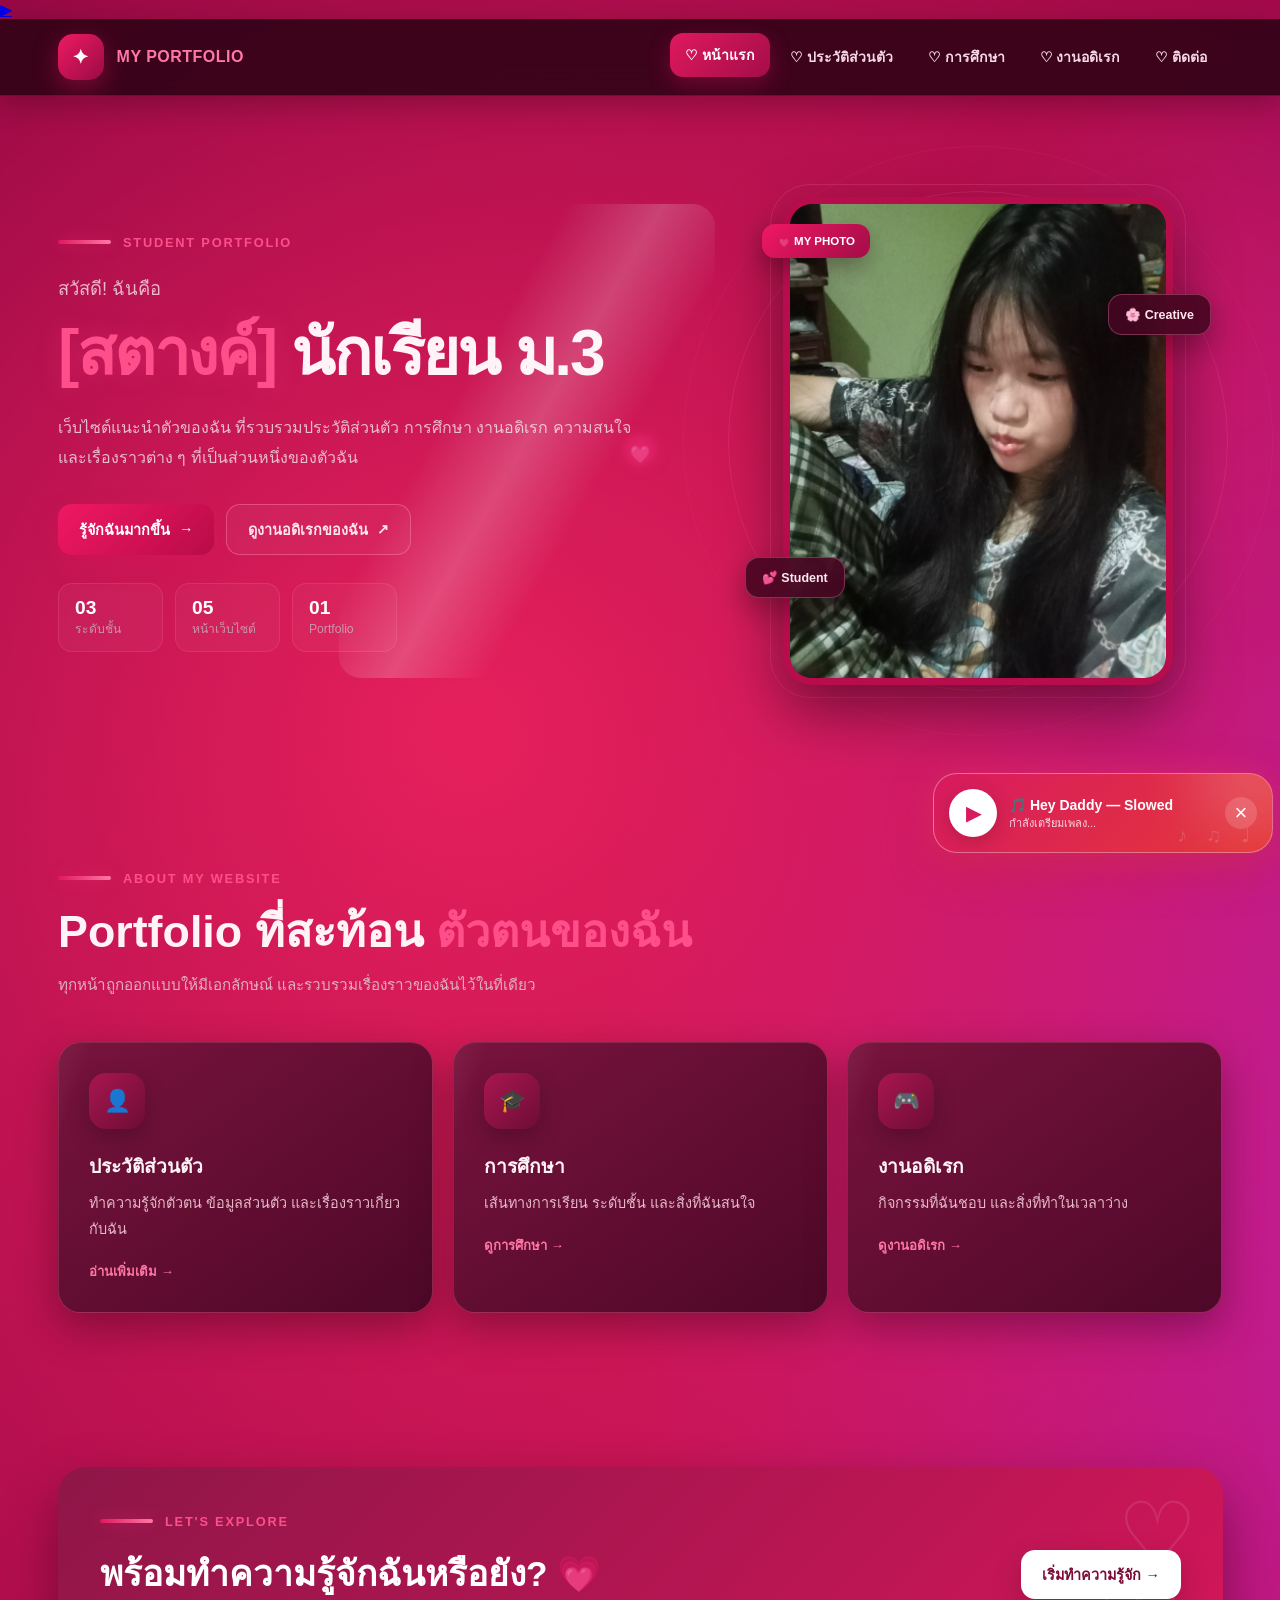
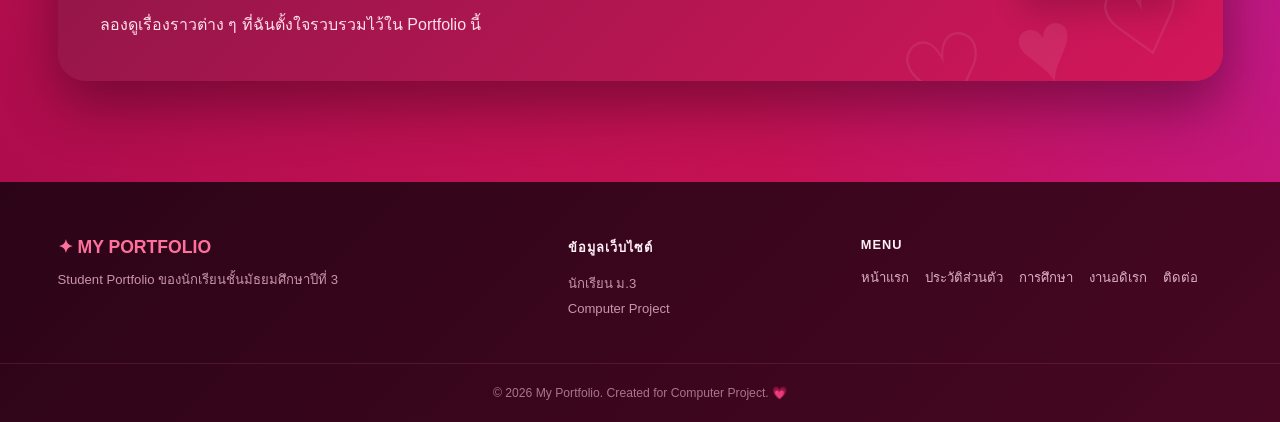
<file: index.html>
<!DOCTYPE html>
<html lang="th">

<head>
    <meta charset="UTF-8">
    <meta name="viewport" content="width=device-width, initial-scale=1.0">

    <title>My Portfolio | หน้าแรก</title>

    <link rel="stylesheet" href="style.css">
</head>

<body>

    
    <a
        href="https://www.youtube.com/watch?v=oft2kC6xQvw"
        target="_blank"
        rel="noopener noreferrer"
        class="music-button"
    >
        ▶
    </a>

</div>
    <!-- =====================================================
     💗 PREMIUM PAGE LOADER
===================================================== -->

<div id="page-loader">

    <div class="loader-orbit">
        <span>💗</span>
        <span>💕</span>
        <span>🌸</span>
        <span>💖</span>
    </div>

    <div class="loader-heart">
        💗
    </div>

    <div class="loader-title">
        MY PORTFOLIO
    </div>

    <div class="loader-subtitle">
        กำลังเตรียมเว็บไซต์ของฉัน...
    </div>

    <div class="loader-bar">
        <div class="loader-progress"></div>
    </div>

    <span
        class="loader-floating-heart"
        style="--left:10%; --delay:0s; --float-duration:5s; --drift:40px;"
    >💗</span>

    <span
        class="loader-floating-heart"
        style="--left:25%; --delay:1s; --float-duration:6s; --drift:-50px;"
    >🌸</span>

    <span
        class="loader-floating-heart"
        style="--left:45%; --delay:2s; --float-duration:5.5s; --drift:60px;"
    >💕</span>

    <span
        class="loader-floating-heart"
        style="--left:65%; --delay:.5s; --float-duration:7s; --drift:-40px;"
    >💖</span>

    <span
        class="loader-floating-heart"
        style="--left:85%; --delay:1.5s; --float-duration:6s; --drift:45px;"
    >🌷</span>

</div>


<!-- 💗 หัวใจตามเมาส์ -->

<div id="heart-cursor">💗</div>

<!-- 📊 Scroll Progress -->

<div id="scroll-progress"></div>
    
    <!-- Floating Background -->
    <div class="floating-particles" aria-hidden="true">
        <span style="--left:5%;--delay:0s;--duration:12s;--size:22px;">♥</span>
        <span style="--left:15%;--delay:3s;--duration:16s;--size:16px;">🌸</span>
        <span style="--left:28%;--delay:7s;--duration:14s;--size:24px;">♡</span>
        <span style="--left:42%;--delay:2s;--duration:18s;--size:18px;">🌸</span>
        <span style="--left:55%;--delay:5s;--duration:13s;--size:25px;">♥</span>
        <span style="--left:68%;--delay:1s;--duration:17s;--size:17px;">♡</span>
        <span style="--left:78%;--delay:8s;--duration:15s;--size:23px;">🌸</span>
        <span style="--left:90%;--delay:4s;--duration:19s;--size:18px;">♥</span>
    </div>


    <!-- Navigation -->
    <header class="site-header">

        <nav class="navbar container">

            <a href="index.html" class="logo">

                <span class="logo-mark">✦</span>

                <span class="logo-text">
                    MY PORTFOLIO
                </span>

            </a>


            <ul class="nav-links">

                <li>
                    <a href="index.html" class="active">
                        ♡ หน้าแรก
                    </a>
                </li>

                <li>
                    <a href="profile.html">
                        ♡ ประวัติส่วนตัว
                    </a>
                </li>

                <li>
                    <a href="education.html">
                        ♡ การศึกษา
                    </a>
                </li>

                <li>
                    <a href="hobby.html">
                        ♡ งานอดิเรก
                    </a>
                </li>

                <li>
                    <a href="contact.html">
                        ♡ ติดต่อ
                    </a>
                </li>

            </ul>

        </nav>

    </header>


    <main>

        <!-- HERO -->
        <section class="hero home-hero">

            <div class="container hero-grid">

                <!-- TEXT -->
                <div class="hero-content reveal">

                    <div class="section-label">
                        STUDENT PORTFOLIO
                    </div>

                    <p class="hero-mini-title">
                        สวัสดี! ฉันคือ
                    </p>

                    <h1>
                        <span>[สตางค์]</span>
                        นักเรียน ม.3
                    </h1>

                    <p class="hero-description">

                        เว็บไซต์แนะนำตัวของฉัน
                        ที่รวบรวมประวัติส่วนตัว การศึกษา
                        งานอดิเรก ความสนใจ
                        และเรื่องราวต่าง ๆ
                        ที่เป็นส่วนหนึ่งของตัวฉัน

                    </p>


                    <div class="hero-buttons">

                        <a href="profile.html"
                           class="btn btn-primary">
                            รู้จักฉันมากขึ้น
                            <span>→</span>
                        </a>

                        <a href="hobby.html"
                           class="btn btn-outline">
                            ดูงานอดิเรกของฉัน
                            <span>↗</span>
                        </a>

                    </div>


                    <div class="hero-stats">

                        <div class="mini-stat">
                            <strong>03</strong>
                            <span>ระดับชั้น</span>
                        </div>

                        <div class="mini-stat">
                            <strong>05</strong>
                            <span>หน้าเว็บไซต์</span>
                        </div>

                        <div class="mini-stat">
                            <strong>01</strong>
                            <span>Portfolio</span>
                        </div>

                    </div>

                </div>


                <!-- IMAGE RIGHT -->
                <div class="hero-visual reveal">

                    <div class="hero-orbit orbit-one"></div>
                    <div class="hero-orbit orbit-two"></div>

                    <div class="profile-frame hero-profile">

                        <div class="image-badge">
                            💗 MY PHOTO
                        </div>

                        <img
                            src="[data-uri]"
                            alt="รูปโปรไฟล์ของฉัน">

                        <div class="image-floating-card card-top">
                            🌸 Creative
                        </div>

                        <div class="image-floating-card card-bottom">
                            💕 Student
                        </div>

                    </div>

                </div>

            </div>

        </section>


        <!-- INTRO -->
        <section class="section home-intro">

            <div class="container">

                <div class="section-heading reveal">

                    <div class="section-label">
                        ABOUT MY WEBSITE
                    </div>

                    <h2>
                        Portfolio ที่สะท้อน
                        <span>ตัวตนของฉัน</span>
                    </h2>

                    <p>
                        ทุกหน้าถูกออกแบบให้มีเอกลักษณ์
                        และรวบรวมเรื่องราวของฉันไว้ในที่เดียว
                    </p>

                </div>


                <div class="feature-grid">

                    <article class="feature-card reveal">

                        <div class="feature-icon">
                            👤
                        </div>

                        <h3>
                            ประวัติส่วนตัว
                        </h3>

                        <p>
                            ทำความรู้จักตัวตน
                            ข้อมูลส่วนตัว
                            และเรื่องราวเกี่ยวกับฉัน
                        </p>

                        <a href="profile.html"
                           class="card-link">
                            อ่านเพิ่มเติม →
                        </a>

                    </article>


                    <article class="feature-card reveal">

                        <div class="feature-icon">
                            🎓
                        </div>

                        <h3>
                            การศึกษา
                        </h3>

                        <p>
                            เส้นทางการเรียน
                            ระดับชั้น
                            และสิ่งที่ฉันสนใจ
                        </p>

                        <a href="education.html"
                           class="card-link">
                            ดูการศึกษา →
                        </a>

                    </article>


                    <article class="feature-card reveal">

                        <div class="feature-icon">
                            🎮
                        </div>

                        <h3>
                            งานอดิเรก
                        </h3>

                        <p>
                            กิจกรรมที่ฉันชอบ
                            และสิ่งที่ทำในเวลาว่าง
                        </p>

                        <a href="hobby.html"
                           class="card-link">
                            ดูงานอดิเรก →
                        </a>

                    </article>

                </div>

            </div>

        </section>


        <!-- CTA -->
        <section class="cta-section">

            <div class="container">

                <div class="cta-card reveal">

                    <div class="cta-decoration">
                        ♡
                    </div>

                    <div>

                        <div class="section-label">
                            LET'S EXPLORE
                        </div>

                        <h2>
                            พร้อมทำความรู้จักฉันหรือยัง? 💗
                        </h2>

                        <p>
                            ลองดูเรื่องราวต่าง ๆ
                            ที่ฉันตั้งใจรวบรวมไว้ใน Portfolio นี้
                        </p>

                    </div>

                    <a href="profile.html"
                       class="btn btn-light">
                        เริ่มทำความรู้จัก →
                    </a>

                </div>

            </div>

        </section>

    </main>


    <!-- FOOTER -->
    <footer class="site-footer">

        <div class="container footer-grid">

            <div class="footer-brand">

                <div class="footer-logo">
                    ✦ MY PORTFOLIO
                </div>

                <p>
                    Student Portfolio
                    ของนักเรียนชั้นมัธยมศึกษาปีที่ 3
                </p>

            </div>


            <div class="footer-info">

                <strong>
                    ข้อมูลเว็บไซต์
                </strong>

                <span>
                    นักเรียน ม.3
                </span>

                <span>
                    Computer Project
                </span>

            </div>


            <div>

                <strong>
                    MENU
                </strong>

                <div class="footer-nav">

                    <a href="index.html">หน้าแรก</a>
                    <a href="profile.html">ประวัติส่วนตัว</a>
                    <a href="education.html">การศึกษา</a>
                    <a href="hobby.html">งานอดิเรก</a>
                    <a href="contact.html">ติดต่อ</a>

                </div>

            </div>

        </div>


        <div class="footer-bottom">

            <div class="container">

                <p>
                    © 2026 My Portfolio.
                    Created for Computer Project. 💗
                </p>

            </div>

        </div>

    </footer>
    
<!-- Page Transition -->
    <div class="page-transition"></div>

    <!-- JavaScript -->
    <script src="script.js"></script>
<script src="floating.js"></script>

  <!-- ==========================================
     GLOBAL MUSIC PLAYER
========================================== -->

<div id="music-player">
    
    <div class="music-box">

        <!-- YouTube Player -->
        <div id="youtube-player"></div>

        <!-- ปุ่มควบคุม -->
        <div class="music-controls">

            <button id="music-toggle" title="เล่น / หยุดเพลง">
                ▶
            </button>

            <div class="music-info">
                <div class="music-title">
                    🎵 Hey Daddy — Slowed
                </div>

                <div class="music-status" id="music-status">
                    กำลังเตรียมเพลง...
                </div>
            </div>

            <button id="music-hide" title="ซ่อนเครื่องเล่น">
                ×
            </button>

        </div>

    </div>

</div>


<!-- ปุ่มเปิด Music Player -->
<button id="music-show" title="เปิดเพลง">
    🎵
</button>

    <script src="music.js"></script>
<script src="navigation.js"></script>

    
</body>
</html>
</file>
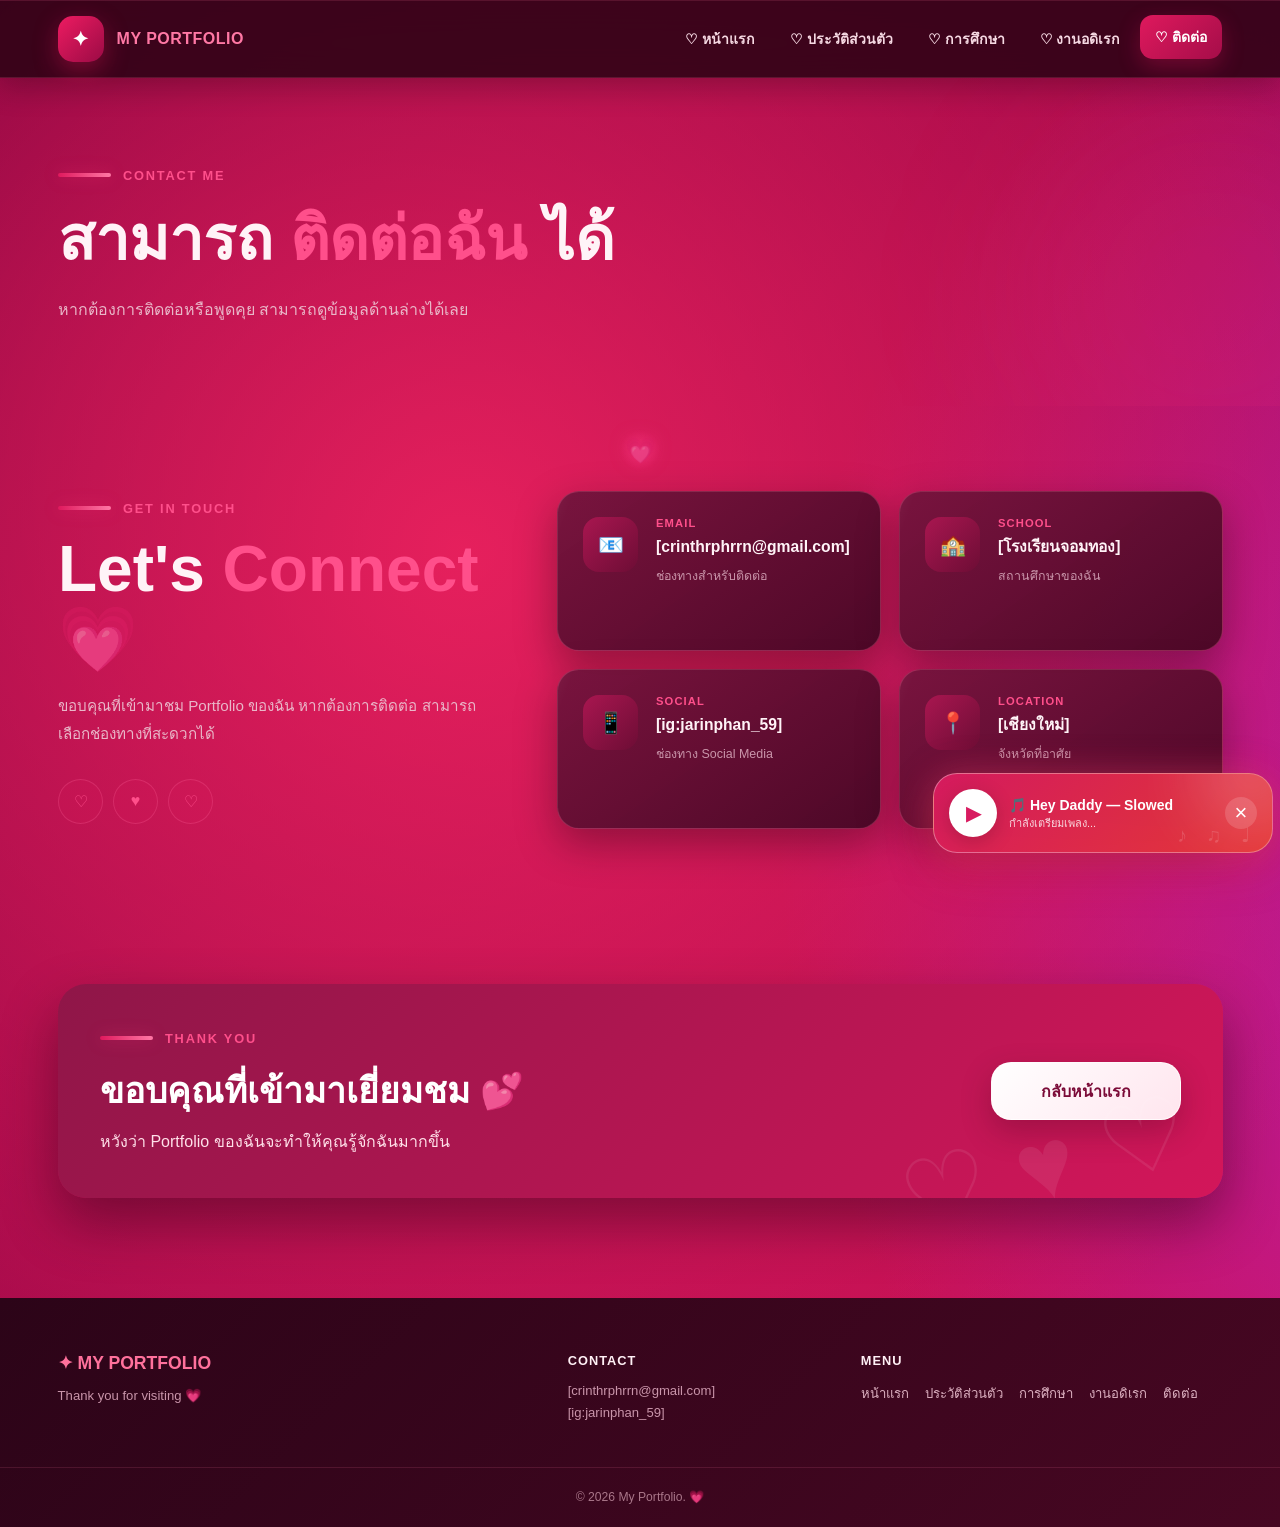
<file: contact.html>
<!DOCTYPE html>
<html lang="th">

<head>

    <meta charset="UTF-8">

    <meta name="viewport"
          content="width=device-width, initial-scale=1.0">

    <title>
        My Portfolio | ติดต่อ
    </title>

    <link rel="stylesheet"
          href="style.css">

</head>

<body>


    <header class="site-header">
        <!-- เมนู -->
    </header>

    <main id="page-content">
        <!-- เนื้อหาหน้า -->
    </main>

    <footer class="footer">
        <!-- footer -->
    </footer>

    <!-- 🎵 ต้องอยู่นอก main -->
    <div id="music-container"></div>

    <script src="music.js"></script>

<!-- =====================================================
     💗 PREMIUM PAGE LOADER
===================================================== -->

<div id="page-loader">

    <div class="loader-orbit">
        <span>💗</span>
        <span>💕</span>
        <span>🌸</span>
        <span>💖</span>
    </div>

    <div class="loader-heart">
        💗
    </div>

    <div class="loader-title">
        MY PORTFOLIO
    </div>

    <div class="loader-subtitle">
        กำลังเตรียมเว็บไซต์ของฉัน...
    </div>

    <div class="loader-bar">
        <div class="loader-progress"></div>
    </div>

    <span
        class="loader-floating-heart"
        style="--left:10%; --delay:0s; --float-duration:5s; --drift:40px;"
    >💗</span>

    <span
        class="loader-floating-heart"
        style="--left:25%; --delay:1s; --float-duration:6s; --drift:-50px;"
    >🌸</span>

    <span
        class="loader-floating-heart"
        style="--left:45%; --delay:2s; --float-duration:5.5s; --drift:60px;"
    >💕</span>

    <span
        class="loader-floating-heart"
        style="--left:65%; --delay:.5s; --float-duration:7s; --drift:-40px;"
    >💖</span>

    <span
        class="loader-floating-heart"
        style="--left:85%; --delay:1.5s; --float-duration:6s; --drift:45px;"
    >🌷</span>

</div>


<!-- 💗 หัวใจตามเมาส์ -->

<div id="heart-cursor">💗</div>

<!-- 📊 Scroll Progress -->

<div id="scroll-progress"></div>
    
<div class="floating-particles" aria-hidden="true">

    <span style="--left:6%;--delay:0s;--duration:16s;--size:22px;">♥</span>
    <span style="--left:19%;--delay:5s;--duration:14s;--size:18px;">🌸</span>
    <span style="--left:37%;--delay:2s;--duration:18s;--size:23px;">♡</span>
    <span style="--left:54%;--delay:7s;--duration:15s;--size:17px;">🌸</span>
    <span style="--left:71%;--delay:3s;--duration:19s;--size:22px;">♥</span>
    <span style="--left:88%;--delay:8s;--duration:17s;--size:18px;">♡</span>

</div>


<header class="site-header">

    <nav class="navbar container">

        <a href="index.html" class="logo">

            <span class="logo-mark">
                ✦
            </span>

            <span class="logo-text">
                MY PORTFOLIO
            </span>

        </a>


        <ul class="nav-links">

            <li>
                <a href="index.html">
                    ♡ หน้าแรก
                </a>
            </li>

            <li>
                <a href="profile.html">
                    ♡ ประวัติส่วนตัว
                </a>
            </li>

            <li>
                <a href="education.html">
                    ♡ การศึกษา
                </a>
            </li>

            <li>
                <a href="hobby.html">
                    ♡ งานอดิเรก
                </a>
            </li>

            <li>
                <a href="contact.html" class="active">
                    ♡ ติดต่อ
                </a>
            </li>

        </ul>

    </nav>

</header>


<main>


<section class="page-hero contact-hero">

    <div class="container reveal">

        <div class="section-label">
            CONTACT ME
        </div>

        <h1>
            สามารถ
            <span>ติดต่อฉัน</span>
            ได้
        </h1>

        <p>
            หากต้องการติดต่อหรือพูดคุย
            สามารถดูข้อมูลด้านล่างได้เลย
        </p>

    </div>

</section>


<section class="section">

    <div class="container contact-layout">


        <div class="contact-intro reveal">

            <div class="section-label">
                GET IN TOUCH
            </div>

            <h2>
                Let's
                <span>Connect</span>
                💗
            </h2>

            <p>
                ขอบคุณที่เข้ามาชม Portfolio
                ของฉัน หากต้องการติดต่อ
                สามารถเลือกช่องทางที่สะดวกได้
            </p>


            <div class="contact-decoration">

                <span>♡</span>
                <span>♥</span>
                <span>♡</span>

            </div>

        </div>


        <div class="contact-grid reveal">


            <div class="contact-card">

                <div class="contact-icon">
                    📧
                </div>

                <div>

                    <span>
                        EMAIL
                    </span>

                    <h3>
                        [crinthrphrrn@gmail.com]
                    </h3>

                    <p>
                        ช่องทางสำหรับติดต่อ
                    </p>

                </div>

            </div>


            <div class="contact-card">

                <div class="contact-icon">
                    🏫
                </div>

                <div>

                    <span>
                        SCHOOL
                    </span>

                    <h3>
                        [โรงเรียนจอมทอง]
                    </h3>

                    <p>
                        สถานศึกษาของฉัน
                    </p>

                </div>

            </div>


            <div class="contact-card">

                <div class="contact-icon">
                    📱
                </div>

                <div>

                    <span>
                        SOCIAL
                    </span>

                    <h3>
                        [ig:jarinphan_59]
                    </h3>

                    <p>
                        ช่องทาง Social Media
                    </p>

                </div>

            </div>


            <div class="contact-card">

                <div class="contact-icon">
                    📍
                </div>

                <div>

                    <span>
                        LOCATION
                    </span>

                    <h3>
                        [เชียงใหม่]
                    </h3>

                    <p>
                        จังหวัดที่อาศัย
                    </p>

                </div>

            </div>


        </div>

    </div>

</section>


<section class="cta-section">

    <div class="container">

        <div class="cta-card contact-cta reveal">

            <div>

                <div class="section-label">
                    THANK YOU
                </div>

                <h2>
                    ขอบคุณที่เข้ามาเยี่ยมชม 💕
                </h2>

                <p>
                    หวังว่า Portfolio
                    ของฉันจะทำให้คุณรู้จักฉันมากขึ้น
                </p>

            </div>

           <a href="index.html" class="btn btn-home">
               กลับหน้าแรก
           </a>

        </div>

    </div>

</section>


</main>


<footer class="site-footer">

    <div class="container footer-grid">

        <div class="footer-brand">

            <div class="footer-logo">
                ✦ MY PORTFOLIO
            </div>

            <p>
                Thank you for visiting 💗
            </p>

        </div>


        <div class="footer-info">

            <strong>
                CONTACT
            </strong>

            <span>
                [crinthrphrrn@gmail.com]
            </span>

            <span>
                [ig:jarinphan_59]
            </span>

        </div>


        <div>

            <strong>
                MENU
            </strong>

            <div class="footer-nav">

                <a href="index.html">หน้าแรก</a>
                <a href="profile.html">ประวัติส่วนตัว</a>
                <a href="education.html">การศึกษา</a>
                <a href="hobby.html">งานอดิเรก</a>
                <a href="contact.html">ติดต่อ</a>

            </div>

        </div>

    </div>


    <div class="footer-bottom">

        <div class="container">

            <p>
                © 2026 My Portfolio. 💗
            </p>

        </div>

    </div>

</footer>


    <!-- Page Transition -->
    <div class="page-transition"></div>

    <!-- JavaScript -->
    <script src="script.js"></script>
<script src="floating.js"></script>

    <!-- ==========================================
     GLOBAL MUSIC PLAYER
========================================== -->

<div id="music-player">
    
    <div class="music-box">

        <!-- YouTube Player -->
        <div id="youtube-player"></div>

        <!-- ปุ่มควบคุม -->
        <div class="music-controls">

            <button id="music-toggle" title="เล่น / หยุดเพลง">
                ▶
            </button>

            <div class="music-info">
                <div class="music-title">
                    🎵 Hey Daddy — Slowed
                </div>

                <div class="music-status" id="music-status">
                    กำลังเตรียมเพลง...
                </div>
            </div>

            <button id="music-hide" title="ซ่อนเครื่องเล่น">
                ×
            </button>

        </div>

    </div>

</div>


<!-- ปุ่มเปิด Music Player -->
<button id="music-show" title="เปิดเพลง">
    🎵
</button>


<script src="music.js"></script>
<script src="navigation.js"></script>
    
    
</body>
</html>
</file>
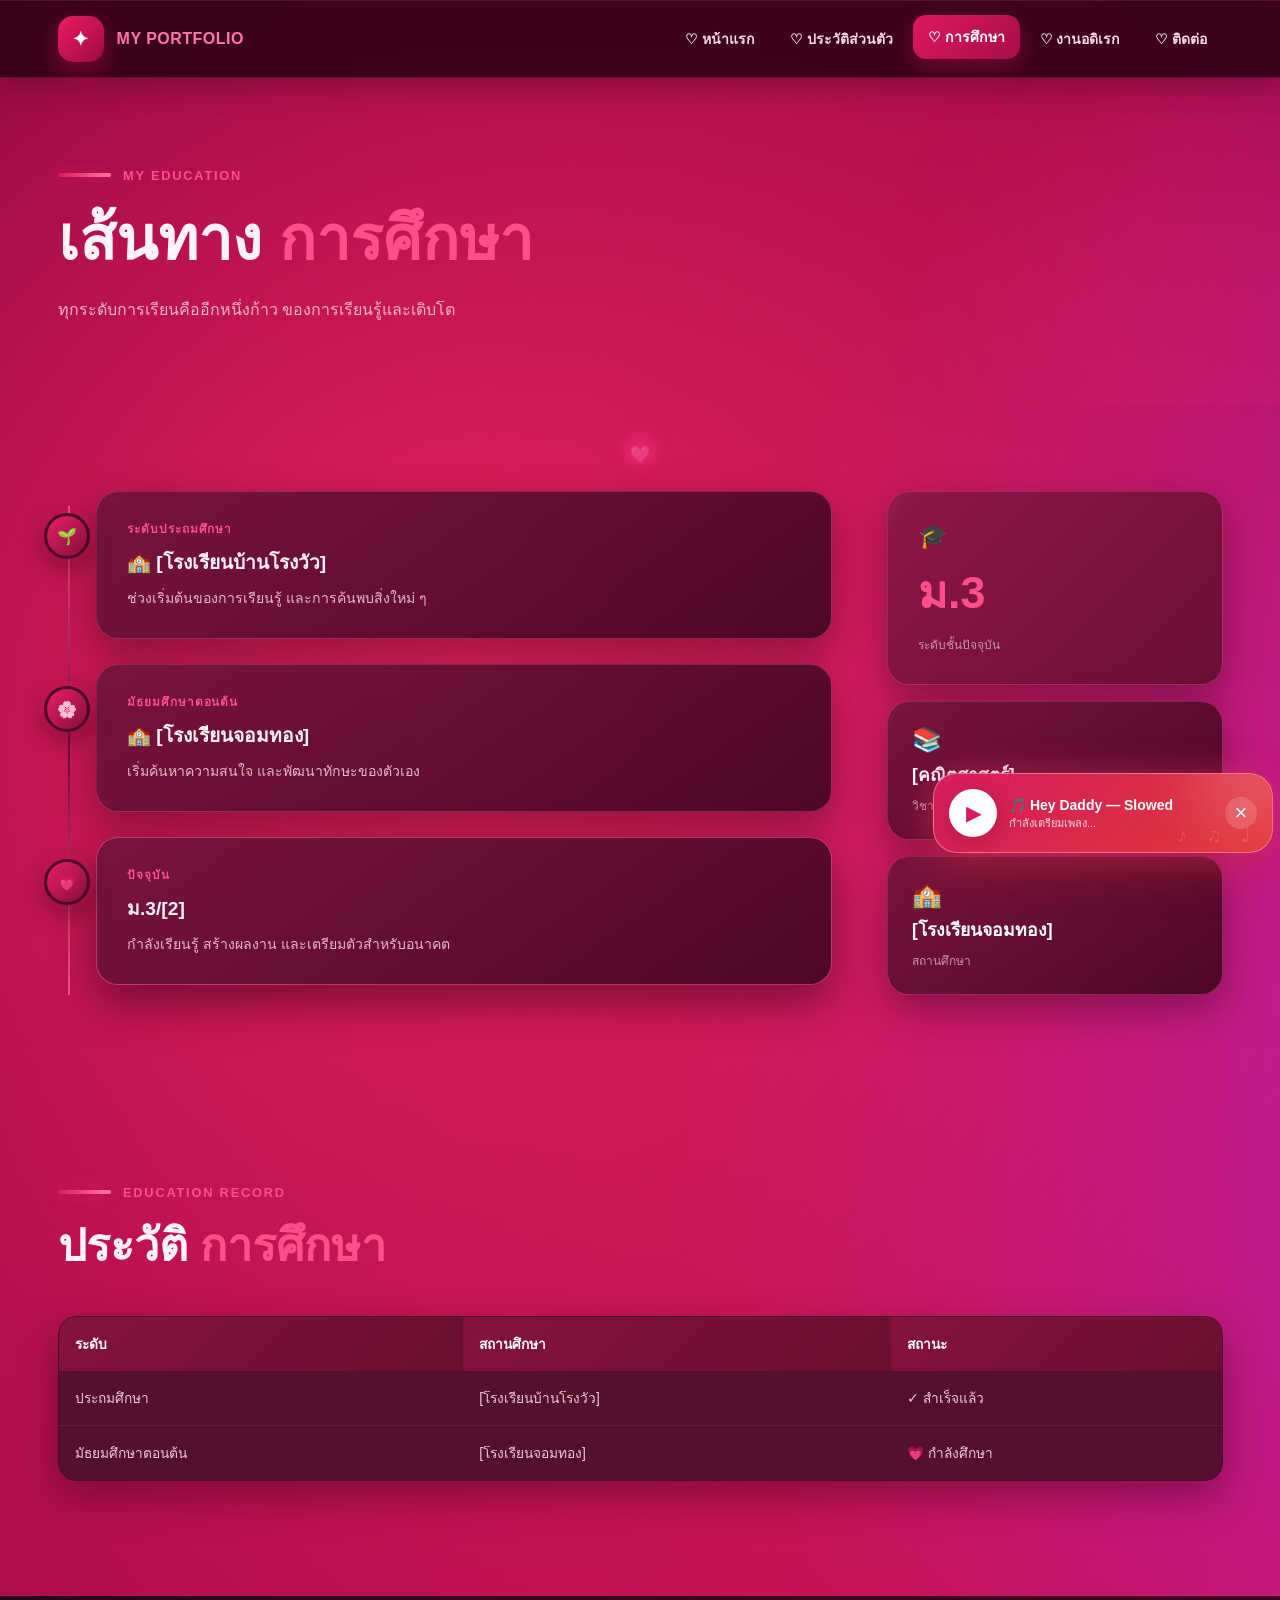
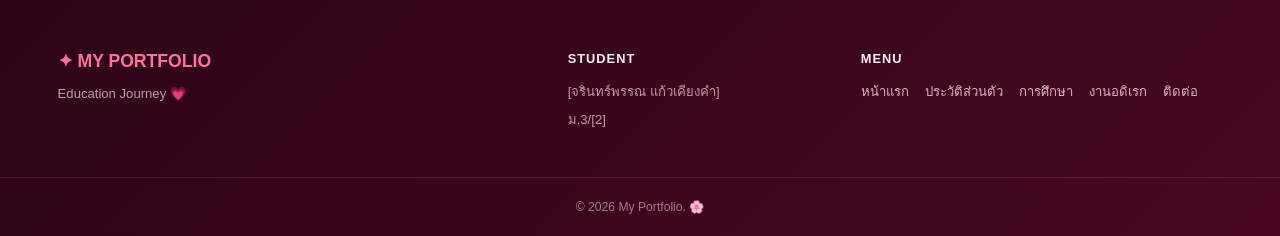
<file: education.html>
<!DOCTYPE html>
<html lang="th">

<head>

    <meta charset="UTF-8">

    <meta name="viewport"
          content="width=device-width, initial-scale=1.0">

    <title>
        My Portfolio | การศึกษา
    </title>

    <link rel="stylesheet"
          href="style.css">

</head>

<body>


    <header class="site-header">
        <!-- เมนู -->
    </header>

    <main id="page-content">
        <!-- เนื้อหาหน้า -->
    </main>

    <footer class="footer">
        <!-- footer -->
    </footer>

    <!-- 🎵 ต้องอยู่นอก main -->
    <div id="music-container"></div>

    <script src="music.js"></script>

<!-- =====================================================
     💗 PREMIUM PAGE LOADER
===================================================== -->

<div id="page-loader">

    <div class="loader-orbit">
        <span>💗</span>
        <span>💕</span>
        <span>🌸</span>
        <span>💖</span>
    </div>

    <div class="loader-heart">
        💗
    </div>

    <div class="loader-title">
        MY PORTFOLIO
    </div>

    <div class="loader-subtitle">
        กำลังเตรียมเว็บไซต์ของฉัน...
    </div>

    <div class="loader-bar">
        <div class="loader-progress"></div>
    </div>

    <span
        class="loader-floating-heart"
        style="--left:10%; --delay:0s; --float-duration:5s; --drift:40px;"
    >💗</span>

    <span
        class="loader-floating-heart"
        style="--left:25%; --delay:1s; --float-duration:6s; --drift:-50px;"
    >🌸</span>

    <span
        class="loader-floating-heart"
        style="--left:45%; --delay:2s; --float-duration:5.5s; --drift:60px;"
    >💕</span>

    <span
        class="loader-floating-heart"
        style="--left:65%; --delay:.5s; --float-duration:7s; --drift:-40px;"
    >💖</span>

    <span
        class="loader-floating-heart"
        style="--left:85%; --delay:1.5s; --float-duration:6s; --drift:45px;"
    >🌷</span>

</div>


<!-- 💗 หัวใจตามเมาส์ -->

<div id="heart-cursor">💗</div>

<!-- 📊 Scroll Progress -->

<div id="scroll-progress"></div>
    
<div class="floating-particles" aria-hidden="true">

    <span style="--left:7%;--delay:0s;--duration:15s;--size:22px;">🌸</span>
    <span style="--left:21%;--delay:5s;--duration:18s;--size:18px;">♥</span>
    <span style="--left:38%;--delay:2s;--duration:13s;--size:24px;">♡</span>
    <span style="--left:57%;--delay:7s;--duration:17s;--size:19px;">🌸</span>
    <span style="--left:75%;--delay:3s;--duration:16s;--size:22px;">♥</span>
    <span style="--left:91%;--delay:8s;--duration:19s;--size:18px;">♡</span>

</div>


<header class="site-header">

    <nav class="navbar container">

        <a href="index.html" class="logo">

            <span class="logo-mark">✦</span>

            <span class="logo-text">
                MY PORTFOLIO
            </span>

        </a>


        <ul class="nav-links">

            <li>
                <a href="index.html">
                    ♡ หน้าแรก
                </a>
            </li>

            <li>
                <a href="profile.html">
                    ♡ ประวัติส่วนตัว
                </a>
            </li>

            <li>
                <a href="education.html" class="active">
                    ♡ การศึกษา
                </a>
            </li>

            <li>
                <a href="hobby.html">
                    ♡ งานอดิเรก
                </a>
            </li>

            <li>
                <a href="contact.html">
                    ♡ ติดต่อ
                </a>
            </li>

        </ul>

    </nav>

</header>


<main>


<section class="page-hero">

    <div class="container reveal">

        <div class="section-label">
            MY EDUCATION
        </div>

        <h1>
            เส้นทาง
            <span>การศึกษา</span>
        </h1>

        <p>
            ทุกระดับการเรียนคืออีกหนึ่งก้าว
            ของการเรียนรู้และเติบโต
        </p>

    </div>

</section>


<section class="section">

    <div class="container education-layout">


        <div class="timeline reveal">


            <div class="timeline-item">

                <div class="timeline-dot">
                    🌱
                </div>

                <div class="timeline-card">

                    <span class="timeline-year">
                        ระดับประถมศึกษา
                    </span>

                    <h2>
                        🏫 [โรงเรียนบ้านโรงวัว]
                    </h2>

                    <p>
                        ช่วงเริ่มต้นของการเรียนรู้
                        และการค้นพบสิ่งใหม่ ๆ
                    </p>

                </div>

            </div>


            <div class="timeline-item">

                <div class="timeline-dot">
                    🌸
                </div>

                <div class="timeline-card">

                    <span class="timeline-year">
                        มัธยมศึกษาตอนต้น
                    </span>

                    <h2>
                        🏫 [โรงเรียนจอมทอง]
                    </h2>

                    <p>
                        เริ่มค้นหาความสนใจ
                        และพัฒนาทักษะของตัวเอง
                    </p>

                </div>

            </div>


            <div class="timeline-item">

                <div class="timeline-dot">
                    💗
                </div>

                <div class="timeline-card current">

                    <span class="timeline-year">
                        ปัจจุบัน
                    </span>

                    <h2>
                        ม.3/[2]
                    </h2>

                    <p>
                        กำลังเรียนรู้
                        สร้างผลงาน
                        และเตรียมตัวสำหรับอนาคต
                    </p>

                </div>

            </div>


        </div>


        <aside class="education-highlight reveal">

            <div class="stat-card big-stat">

                <span class="stat-icon">
                    🎓
                </span>

                <strong>
                    ม.3
                </strong>

                <span>
                    ระดับชั้นปัจจุบัน
                </span>

            </div>


            <div class="stat-card">

                <span class="stat-icon">
                    📚
                </span>

                <strong>
                    [คณิตศาสตร์]
                </strong>

                <span>
                    วิชาที่สนใจ
                </span>

            </div>


            <div class="stat-card">

                <span class="stat-icon">
                    🏫
                </span>

                <strong>
                    [โรงเรียนจอมทอง]
                </strong>

                <span>
                    สถานศึกษา
                </span>

            </div>

        </aside>

    </div>

</section>


<section class="section">

    <div class="container">

        <div class="section-heading reveal">

            <div class="section-label">
                EDUCATION RECORD
            </div>

            <h2>
                ประวัติ
                <span>การศึกษา</span>
            </h2>

        </div>


        <div class="table-wrapper reveal">

            <table>

                <thead>

                    <tr>

                        <th>
                            ระดับ
                        </th>

                        <th>
                            สถานศึกษา
                        </th>

                        <th>
                            สถานะ
                        </th>

                    </tr>

                </thead>

                <tbody>

                    <tr>

                        <td>
                            ประถมศึกษา
                        </td>

                        <td>
                            [โรงเรียนบ้านโรงวัว]
                        </td>

                        <td>
                            ✓ สำเร็จแล้ว
                        </td>

                    </tr>


                    <tr>

                        <td>
                            มัธยมศึกษาตอนต้น
                        </td>

                        <td>
                            [โรงเรียนจอมทอง]
                        </td>

                        <td>
                            💗 กำลังศึกษา
                        </td>

                    </tr>

                </tbody>

            </table>

        </div>

    </div>

</section>


</main>


<footer class="site-footer">

    <div class="container footer-grid">

        <div class="footer-brand">

            <div class="footer-logo">
                ✦ MY PORTFOLIO
            </div>

            <p>
                Education Journey 💗
            </p>

        </div>


        <div class="footer-info">

            <strong>
                STUDENT
            </strong>

            <span>
                [จรินทร์พรรณ แก้วเคียงคำ]
            </span>

            <span>
                ม.3/[2]
            </span>

        </div>


        <div>

            <strong>
                MENU
            </strong>

            <div class="footer-nav">

                <a href="index.html">หน้าแรก</a>
                <a href="profile.html">ประวัติส่วนตัว</a>
                <a href="education.html">การศึกษา</a>
                <a href="hobby.html">งานอดิเรก</a>
                <a href="contact.html">ติดต่อ</a>

            </div>

        </div>

    </div>


    <div class="footer-bottom">

        <div class="container">

            <p>
                © 2026 My Portfolio. 🌸
            </p>

        </div>

    </div>

</footer>


    <!-- Page Transition -->
    <div class="page-transition"></div>
    
    <!-- JavaScript -->
    <script src="script.js"></script>
<script src="floating.js"></script>

    <!-- ==========================================
     GLOBAL MUSIC PLAYER
========================================== -->

<div id="music-player">
    
    <div class="music-box">

        <!-- YouTube Player -->
        <div id="youtube-player"></div>

        <!-- ปุ่มควบคุม -->
        <div class="music-controls">

            <button id="music-toggle" title="เล่น / หยุดเพลง">
                ▶
            </button>

            <div class="music-info">
                <div class="music-title">
                    🎵 Hey Daddy — Slowed
                </div>

                <div class="music-status" id="music-status">
                    กำลังเตรียมเพลง...
                </div>
            </div>

            <button id="music-hide" title="ซ่อนเครื่องเล่น">
                ×
            </button>

        </div>

    </div>

</div>


<!-- ปุ่มเปิด Music Player -->
<button id="music-show" title="เปิดเพลง">
    🎵
</button>


<script src="music.js"></script>
<script src="navigation.js"></script>
    
    
</body>
</html>
</file>
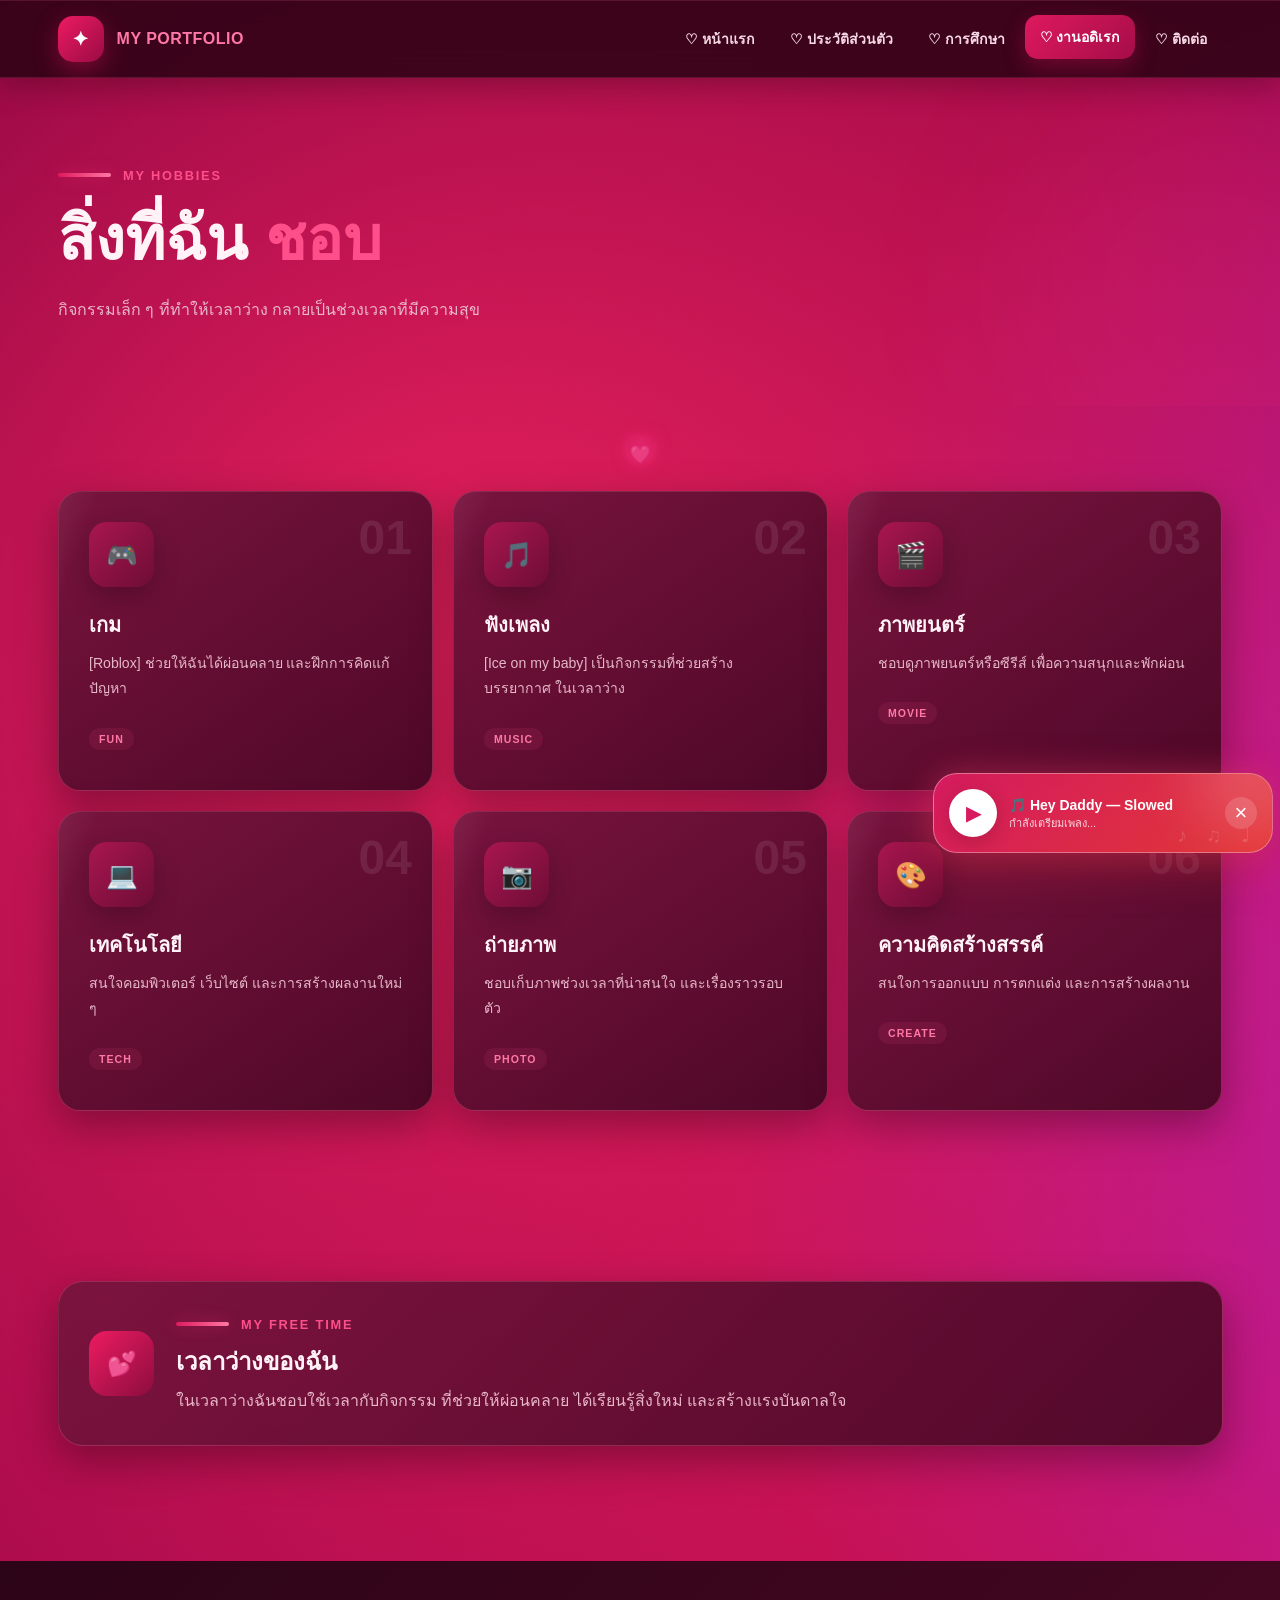
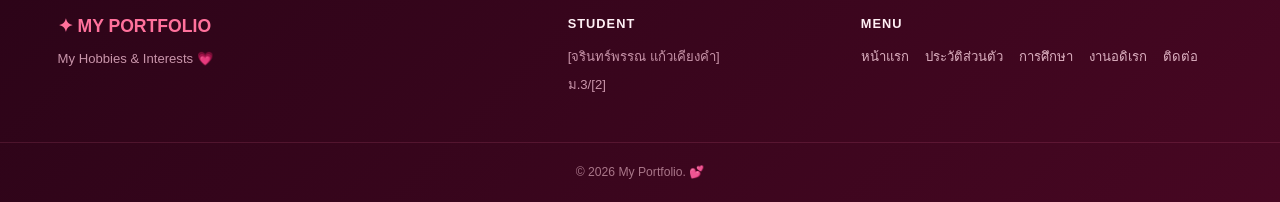
<file: hobby.html>
<!DOCTYPE html>
<html lang="th">

<head>

    <meta charset="UTF-8">

    <meta name="viewport"
          content="width=device-width, initial-scale=1.0">

    <title>
        My Portfolio | งานอดิเรก
    </title>

    <link rel="stylesheet"
          href="style.css">

</head>

<body>


<header class="site-header">
        <!-- เมนู -->
    </header>

    <main id="page-content">
        <!-- เนื้อหาหน้า -->
    </main>

    <footer class="footer">
        <!-- footer -->
    </footer>

    <!-- 🎵 ต้องอยู่นอก main -->
    <div id="music-container"></div>

    <script src="music.js"></script>
 
<!-- =====================================================
     💗 PREMIUM PAGE LOADER
===================================================== -->

<div id="page-loader">

    <div class="loader-orbit">
        <span>💗</span>
        <span>💕</span>
        <span>🌸</span>
        <span>💖</span>
    </div>

    <div class="loader-heart">
        💗
    </div>

    <div class="loader-title">
        MY PORTFOLIO
    </div>

    <div class="loader-subtitle">
        กำลังเตรียมเว็บไซต์ของฉัน...
    </div>

    <div class="loader-bar">
        <div class="loader-progress"></div>
    </div>

    <span
        class="loader-floating-heart"
        style="--left:10%; --delay:0s; --float-duration:5s; --drift:40px;"
    >💗</span>

    <span
        class="loader-floating-heart"
        style="--left:25%; --delay:1s; --float-duration:6s; --drift:-50px;"
    >🌸</span>

    <span
        class="loader-floating-heart"
        style="--left:45%; --delay:2s; --float-duration:5.5s; --drift:60px;"
    >💕</span>

    <span
        class="loader-floating-heart"
        style="--left:65%; --delay:.5s; --float-duration:7s; --drift:-40px;"
    >💖</span>

    <span
        class="loader-floating-heart"
        style="--left:85%; --delay:1.5s; --float-duration:6s; --drift:45px;"
    >🌷</span>

</div>


<!-- 💗 หัวใจตามเมาส์ -->

<div id="heart-cursor">💗</div>

<!-- 📊 Scroll Progress -->

<div id="scroll-progress"></div>
    
<div class="floating-particles" aria-hidden="true">

    <span style="--left:4%;--delay:2s;--duration:15s;--size:22px;">♥</span>
    <span style="--left:17%;--delay:6s;--duration:18s;--size:17px;">🌸</span>
    <span style="--left:34%;--delay:1s;--duration:14s;--size:25px;">♡</span>
    <span style="--left:51%;--delay:4s;--duration:19s;--size:18px;">🌸</span>
    <span style="--left:69%;--delay:8s;--duration:16s;--size:23px;">♥</span>
    <span style="--left:84%;--delay:3s;--duration:17s;--size:18px;">♡</span>

</div>


<header class="site-header">

    <nav class="navbar container">

        <a href="index.html" class="logo">

            <span class="logo-mark">
                ✦
            </span>

            <span class="logo-text">
                MY PORTFOLIO
            </span>

        </a>


        <ul class="nav-links">

            <li>
                <a href="index.html">
                    ♡ หน้าแรก
                </a>
            </li>

            <li>
                <a href="profile.html">
                    ♡ ประวัติส่วนตัว
                </a>
            </li>

            <li>
                <a href="education.html">
                    ♡ การศึกษา
                </a>
            </li>

            <li>
                <a href="hobby.html" class="active">
                    ♡ งานอดิเรก
                </a>
            </li>

            <li>
                <a href="contact.html">
                    ♡ ติดต่อ
                </a>
            </li>

        </ul>

    </nav>

</header>


<main>


<section class="page-hero hobby-hero">

    <div class="container reveal">

        <div class="section-label">
            MY HOBBIES
        </div>

        <h1>
            สิ่งที่ฉัน
            <span>ชอบ</span>
        </h1>

        <p>
            กิจกรรมเล็ก ๆ ที่ทำให้เวลาว่าง
            กลายเป็นช่วงเวลาที่มีความสุข
        </p>

    </div>

</section>


<section class="section">

    <div class="container hobby-grid">


        <article class="hobby-card reveal">

            <div class="hobby-number">
                01
            </div>

            <div class="hobby-icon">
                🎮
            </div>

            <h3>
                เกม
            </h3>

            <p>
                [Roblox]
                ช่วยให้ฉันได้ผ่อนคลาย
                และฝึกการคิดแก้ปัญหา
            </p>

            <div class="hobby-tag">
                FUN
            </div>

        </article>


        <article class="hobby-card reveal">

            <div class="hobby-number">
                02
            </div>

            <div class="hobby-icon">
                🎵
            </div>

            <h3>
                ฟังเพลง
            </h3>

            <p>
                [Ice on my baby]
                เป็นกิจกรรมที่ช่วยสร้างบรรยากาศ
                ในเวลาว่าง
            </p>

            <div class="hobby-tag">
                MUSIC
            </div>

        </article>


        <article class="hobby-card reveal">

            <div class="hobby-number">
                03
            </div>

            <div class="hobby-icon">
                🎬
            </div>

            <h3>
                ภาพยนตร์
            </h3>

            <p>
                ชอบดูภาพยนตร์หรือซีรีส์
                เพื่อความสนุกและพักผ่อน
            </p>

            <div class="hobby-tag">
                MOVIE
            </div>

        </article>


        <article class="hobby-card reveal">

            <div class="hobby-number">
                04
            </div>

            <div class="hobby-icon">
                💻
            </div>

            <h3>
                เทคโนโลยี
            </h3>

            <p>
                สนใจคอมพิวเตอร์
                เว็บไซต์ และการสร้างผลงานใหม่ ๆ
            </p>

            <div class="hobby-tag">
                TECH
            </div>

        </article>


        <article class="hobby-card reveal">

            <div class="hobby-number">
                05
            </div>

            <div class="hobby-icon">
                📷
            </div>

            <h3>
                ถ่ายภาพ
            </h3>

            <p>
                ชอบเก็บภาพช่วงเวลาที่น่าสนใจ
                และเรื่องราวรอบตัว
            </p>

            <div class="hobby-tag">
                PHOTO
            </div>

        </article>


        <article class="hobby-card reveal">

            <div class="hobby-number">
                06
            </div>

            <div class="hobby-icon">
                🎨
            </div>

            <h3>
                ความคิดสร้างสรรค์
            </h3>

            <p>
                สนใจการออกแบบ
                การตกแต่ง และการสร้างผลงาน
            </p>

            <div class="hobby-tag">
                CREATE
            </div>

        </article>


    </div>

</section>


<section class="section">

    <div class="container">

        <div class="hobby-message reveal">

            <div class="message-icon">
                💕
            </div>

            <div>

                <div class="section-label">
                    MY FREE TIME
                </div>

                <h2>
                    เวลาว่างของฉัน
                </h2>

                <p>
                    ในเวลาว่างฉันชอบใช้เวลากับกิจกรรม
                    ที่ช่วยให้ผ่อนคลาย
                    ได้เรียนรู้สิ่งใหม่
                    และสร้างแรงบันดาลใจ
                </p>

            </div>

        </div>

    </div>

</section>


</main>


<footer class="site-footer">

    <div class="container footer-grid">

        <div class="footer-brand">

            <div class="footer-logo">
                ✦ MY PORTFOLIO
            </div>

            <p>
                My Hobbies & Interests 💗
            </p>

        </div>


        <div class="footer-info">

            <strong>
                STUDENT
            </strong>

            <span>
                [จรินทร์พรรณ แก้วเคียงคำ]
            </span>

            <span>
                ม.3/[2]
            </span>

        </div>


        <div>

            <strong>
                MENU
            </strong>

            <div class="footer-nav">

                <a href="index.html">หน้าแรก</a>
                <a href="profile.html">ประวัติส่วนตัว</a>
                <a href="education.html">การศึกษา</a>
                <a href="hobby.html">งานอดิเรก</a>
                <a href="contact.html">ติดต่อ</a>

            </div>

        </div>

    </div>


    <div class="footer-bottom">

        <div class="container">

            <p>
                © 2026 My Portfolio. 💕
            </p>

        </div>

    </div>

</footer>


    <!-- Page Transition -->
    <div class="page-transition"></div>
    
    <!-- JavaScript -->
    <script src="script.js"></script>
<script src="floating.js"></script>


    <!-- ==========================================
     GLOBAL MUSIC PLAYER
========================================== -->

<div id="music-player">
    
    <div class="music-box">

        <!-- YouTube Player -->
        <div id="youtube-player"></div>

        <!-- ปุ่มควบคุม -->
        <div class="music-controls">

            <button id="music-toggle" title="เล่น / หยุดเพลง">
                ▶
            </button>

            <div class="music-info">
                <div class="music-title">
                    🎵 Hey Daddy — Slowed
                </div>

                <div class="music-status" id="music-status">
                    กำลังเตรียมเพลง...
                </div>
            </div>

            <button id="music-hide" title="ซ่อนเครื่องเล่น">
                ×
            </button>

        </div>

    </div>

</div>


<!-- ปุ่มเปิด Music Player -->
<button id="music-show" title="เปิดเพลง">
    🎵
</button>


<script src="music.js"></script>
<script src="navigation.js"></script>
    
   
</body>
</html>
</file>
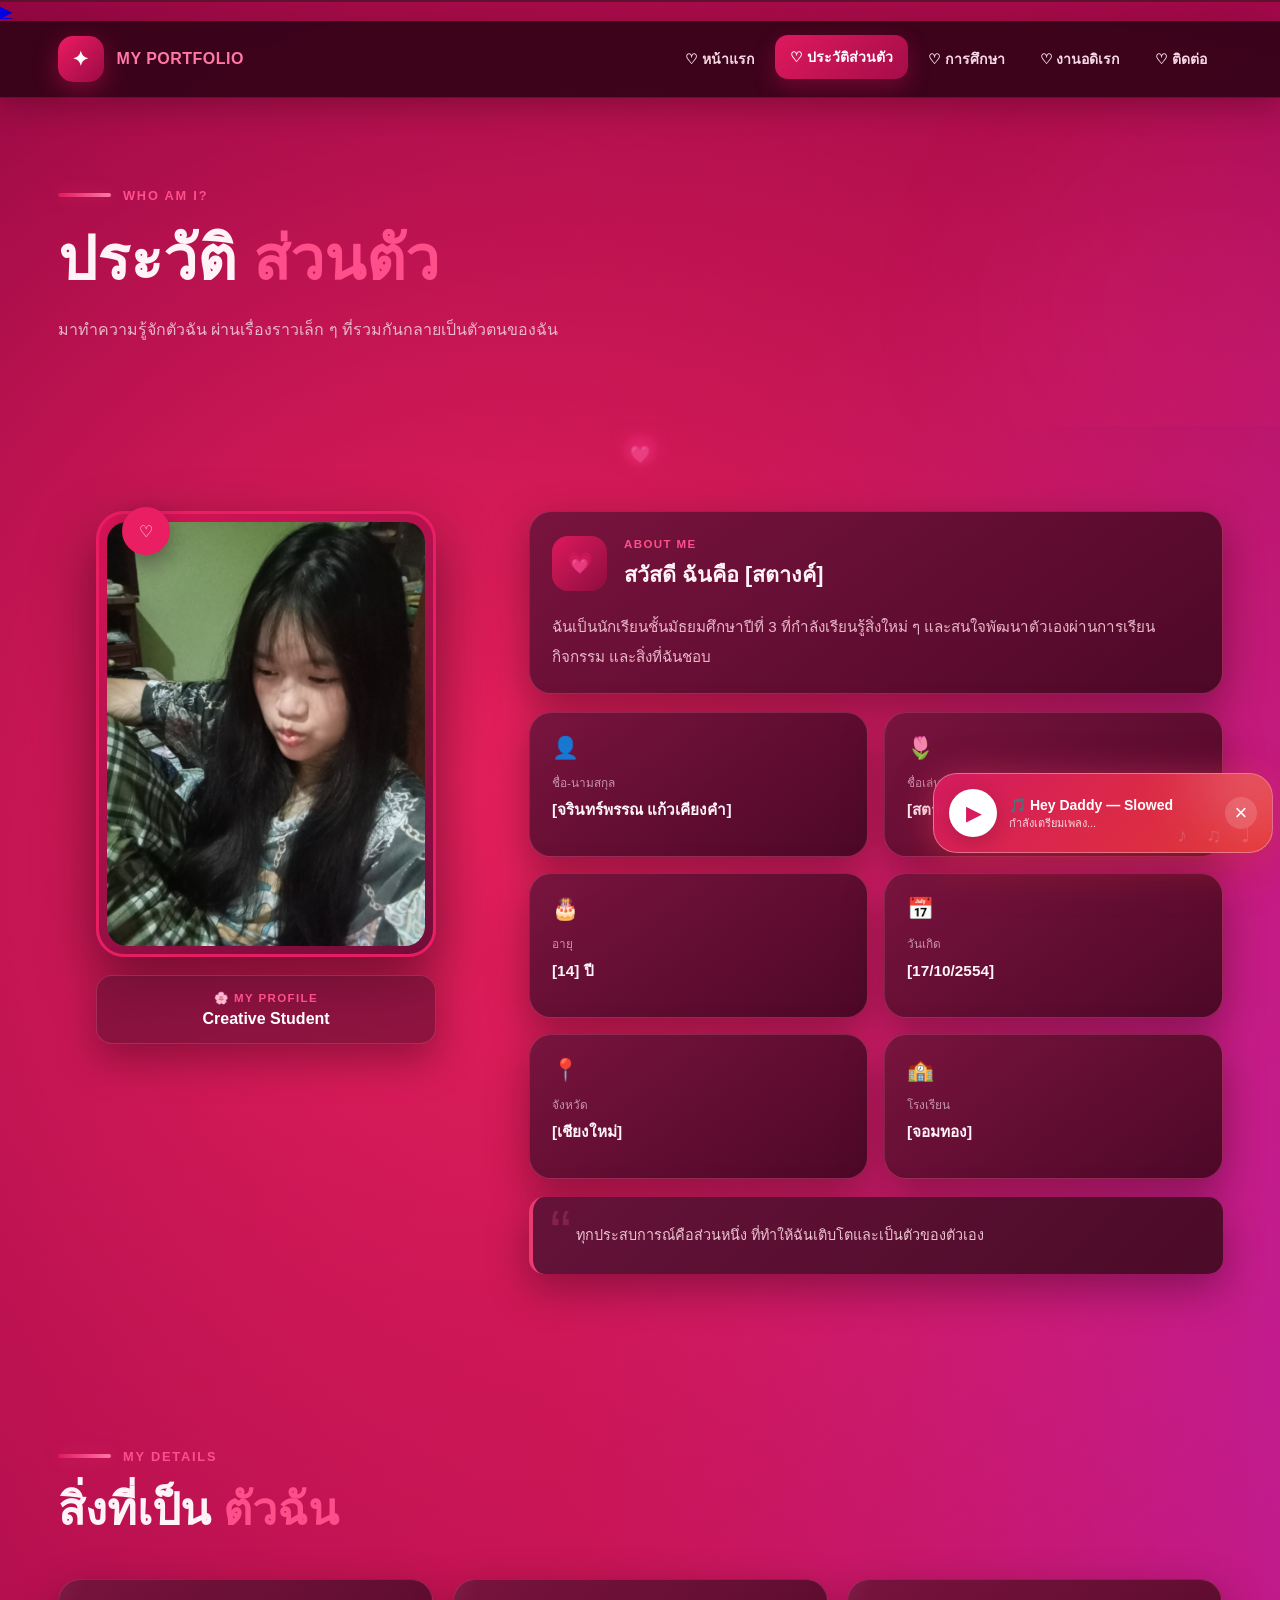
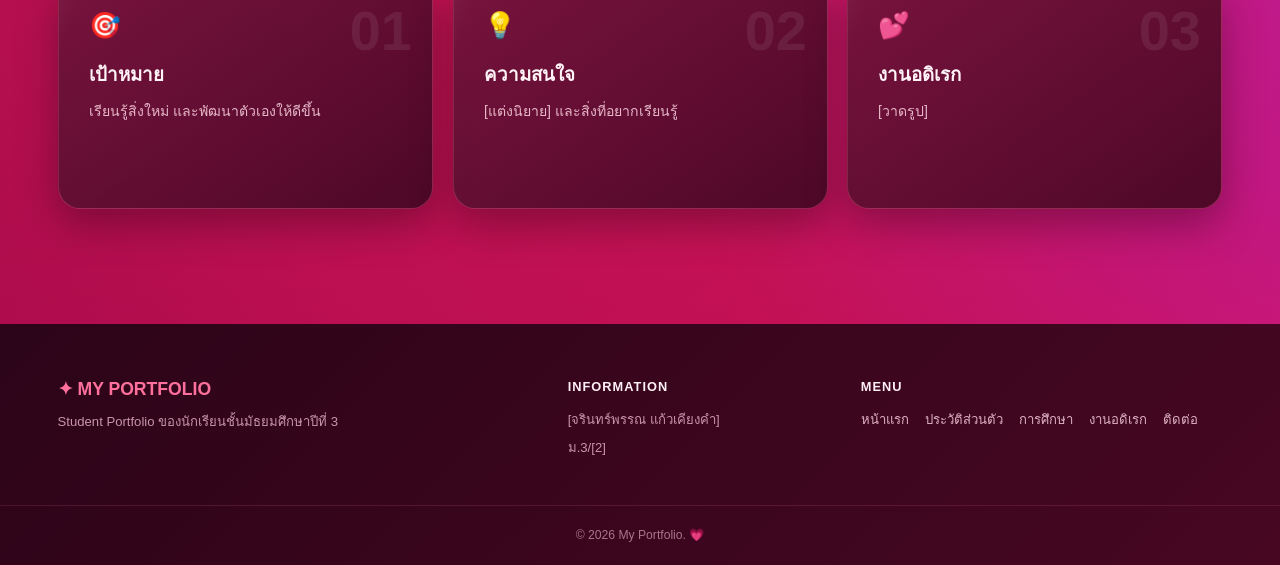
<file: profile.html>
<!DOCTYPE html>
<html lang="th">

<head>

    <meta charset="UTF-8">

    <meta name="viewport"
          content="width=device-width, initial-scale=1.0">

    <title>
        My Portfolio | ประวัติส่วนตัว
    </title>

    <link rel="stylesheet"
          href="style.css">

</head>

<body>


    <header class="site-header">
        <!-- เมนู -->
    </header>

    <main id="page-content">
        <!-- เนื้อหาหน้า -->
    </main>

    <footer class="footer">
        <!-- footer -->
    </footer>

    <!-- 🎵 ต้องอยู่นอก main -->
    <div id="music-container"></div>

    <script src="music.js"></script>

    <header class="site-header">
        <!-- เมนู -->
    </header>

    <main id="page-content">
        <!-- เนื้อหาหน้า -->
    </main>

    <footer class="footer">
        <!-- footer -->
    </footer>

    <!-- 🎵 ต้องอยู่นอก main -->
    <div id="music-container"></div>

    <script src="music.js"></script>

    <a
        href="https://www.youtube.com/watch?v=oft2kC6xQvw"
        target="_blank"
        rel="noopener noreferrer"
        class="music-button"
    >
        ▶
    </a>

</div>

    
<!-- =====================================================
     💗 PREMIUM PAGE LOADER
===================================================== -->

<div id="page-loader">

    <div class="loader-orbit">
        <span>💗</span>
        <span>💕</span>
        <span>🌸</span>
        <span>💖</span>
    </div>

    <div class="loader-heart">
        💗
    </div>

    <div class="loader-title">
        MY PORTFOLIO
    </div>

    <div class="loader-subtitle">
        กำลังเตรียมเว็บไซต์ของฉัน...
    </div>

    <div class="loader-bar">
        <div class="loader-progress"></div>
    </div>

    <span
        class="loader-floating-heart"
        style="--left:10%; --delay:0s; --float-duration:5s; --drift:40px;"
    >💗</span>

    <span
        class="loader-floating-heart"
        style="--left:25%; --delay:1s; --float-duration:6s; --drift:-50px;"
    >🌸</span>

    <span
        class="loader-floating-heart"
        style="--left:45%; --delay:2s; --float-duration:5.5s; --drift:60px;"
    >💕</span>

    <span
        class="loader-floating-heart"
        style="--left:65%; --delay:.5s; --float-duration:7s; --drift:-40px;"
    >💖</span>

    <span
        class="loader-floating-heart"
        style="--left:85%; --delay:1.5s; --float-duration:6s; --drift:45px;"
    >🌷</span>

</div>


<!-- 💗 หัวใจตามเมาส์ -->

<div id="heart-cursor">💗</div>

<!-- 📊 Scroll Progress -->

<div id="scroll-progress"></div>
    
<div class="floating-particles" aria-hidden="true">

    <span style="--left:5%;--delay:1s;--duration:13s;--size:20px;">♥</span>
    <span style="--left:18%;--delay:4s;--duration:17s;--size:18px;">🌸</span>
    <span style="--left:31%;--delay:7s;--duration:15s;--size:24px;">♡</span>
    <span style="--left:48%;--delay:2s;--duration:19s;--size:17px;">🌸</span>
    <span style="--left:63%;--delay:5s;--duration:14s;--size:22px;">♥</span>
    <span style="--left:79%;--delay:8s;--duration:16s;--size:18px;">♡</span>
    <span style="--left:92%;--delay:3s;--duration:18s;--size:23px;">🌸</span>

</div>


<header class="site-header">

    <nav class="navbar container">

        <a href="index.html" class="logo">

            <span class="logo-mark">✦</span>

            <span class="logo-text">
                MY PORTFOLIO
            </span>

        </a>


        <ul class="nav-links">

            <li>
                <a href="index.html">
                    ♡ หน้าแรก
                </a>
            </li>

            <li>
                <a href="profile.html" class="active">
                    ♡ ประวัติส่วนตัว
                </a>
            </li>

            <li>
                <a href="education.html">
                    ♡ การศึกษา
                </a>
            </li>

            <li>
                <a href="hobby.html">
                    ♡ งานอดิเรก
                </a>
            </li>

            <li>
                <a href="contact.html">
                    ♡ ติดต่อ
                </a>
            </li>

        </ul>

    </nav>

</header>


<main>


<section class="page-hero">

    <div class="container reveal">

        <div class="section-label">
            WHO AM I?
        </div>

        <h1>
            ประวัติ
            <span>ส่วนตัว</span>
        </h1>

        <p>
            มาทำความรู้จักตัวฉัน
            ผ่านเรื่องราวเล็ก ๆ
            ที่รวมกันกลายเป็นตัวตนของฉัน
        </p>

    </div>

</section>


<section class="section profile-section">

    <div class="container profile-layout">


        <!-- IMAGE -->
        <div class="profile-image-area reveal">

            <div class="profile-card-image">

                <div class="profile-corner">
                    ♡
                </div>

                <img
                    src="[data-uri]"
                    alt="รูปโปรไฟล์ของฉัน">

            </div>


            <div class="profile-caption">

                <span>
                    🌸 MY PROFILE
                </span>

                <strong>
                    Creative Student
                </strong>

            </div>

        </div>


        <!-- INFORMATION -->
        <div class="profile-information reveal">

            <div class="info-card profile-main-card">

                <div class="card-heading">

                    <span class="card-icon">
                        💗
                    </span>

                    <div>

                        <span>
                            ABOUT ME
                        </span>

                        <h2>
                            สวัสดี ฉันคือ [สตางค์]
                        </h2>

                    </div>

                </div>


                <p class="large-text">

                    ฉันเป็นนักเรียนชั้นมัธยมศึกษาปีที่ 3
                    ที่กำลังเรียนรู้สิ่งใหม่ ๆ
                    และสนใจพัฒนาตัวเองผ่านการเรียน
                    กิจกรรม และสิ่งที่ฉันชอบ

                </p>

            </div>


            <div class="info-grid">


                <div class="info-card">

                    <span class="info-emoji">
                        👤
                    </span>

                    <span class="info-label">
                        ชื่อ-นามสกุล
                    </span>

                    <strong>
                        [จรินทร์พรรณ แก้วเคียงคำ]
                    </strong>

                </div>


                <div class="info-card">

                    <span class="info-emoji">
                        🌷
                    </span>

                    <span class="info-label">
                        ชื่อเล่น
                    </span>

                    <strong>
                        [สตางค์]
                    </strong>

                </div>


                <div class="info-card">

                    <span class="info-emoji">
                        🎂
                    </span>

                    <span class="info-label">
                        อายุ
                    </span>

                    <strong>
                        [14] ปี
                    </strong>

                </div>


                <div class="info-card">

                    <span class="info-emoji">
                        📅
                    </span>

                    <span class="info-label">
                        วันเกิด
                    </span>

                    <strong>
                        [17/10/2554]
                    </strong>

                </div>


                <div class="info-card">

                    <span class="info-emoji">
                        📍
                    </span>

                    <span class="info-label">
                        จังหวัด
                    </span>

                    <strong>
                        [เชียงใหม่]
                    </strong>

                </div>


                <div class="info-card">

                    <span class="info-emoji">
                        🏫
                    </span>

                    <span class="info-label">
                        โรงเรียน
                    </span>

                    <strong>
                        [จอมทอง]
                    </strong>

                </div>

            </div>


            <div class="quote-box">

                <span class="quote-symbol">
                    “
                </span>

                <p>
                    ทุกประสบการณ์คือส่วนหนึ่ง
                    ที่ทำให้ฉันเติบโตและเป็นตัวของตัวเอง
                </p>

            </div>

        </div>

    </div>

</section>


<section class="section">

    <div class="container">

        <div class="section-heading reveal">

            <div class="section-label">
                MY DETAILS
            </div>

            <h2>
                สิ่งที่เป็น
                <span>ตัวฉัน</span>
            </h2>

        </div>


        <div class="highlight-grid">


            <article class="highlight-card reveal">

                <div class="highlight-number">
                    01
                </div>

                <div class="highlight-icon">
                    🎯
                </div>

                <h3>
                    เป้าหมาย
                </h3>

                <p>
                    เรียนรู้สิ่งใหม่
                    และพัฒนาตัวเองให้ดีขึ้น
                </p>

            </article>


            <article class="highlight-card reveal">

                <div class="highlight-number">
                    02
                </div>

                <div class="highlight-icon">
                    💡
                </div>

                <h3>
                    ความสนใจ
                </h3>

                <p>
                    [แต่งนิยาย]
                    และสิ่งที่อยากเรียนรู้
                </p>

            </article>


            <article class="highlight-card reveal">

                <div class="highlight-number">
                    03
                </div>

                <div class="highlight-icon">
                    💕
                </div>

                <h3>
                    งานอดิเรก
                </h3>

                <p>
                    [วาดรูป]
                </p>

            </article>


        </div>

    </div>

</section>


</main>


<footer class="site-footer">

    <div class="container footer-grid">

        <div class="footer-brand">

            <div class="footer-logo">
                ✦ MY PORTFOLIO
            </div>

            <p>
                Student Portfolio
                ของนักเรียนชั้นมัธยมศึกษาปีที่ 3
            </p>

        </div>


        <div class="footer-info">

            <strong>
                INFORMATION
            </strong>

            <span>
                [จรินทร์พรรณ แก้วเคียงคำ]
            </span>

            <span>
                ม.3/[2]
            </span>

        </div>


        <div>

            <strong>
                MENU
            </strong>

            <div class="footer-nav">

                <a href="index.html">หน้าแรก</a>
                <a href="profile.html">ประวัติส่วนตัว</a>
                <a href="education.html">การศึกษา</a>
                <a href="hobby.html">งานอดิเรก</a>
                <a href="contact.html">ติดต่อ</a>

            </div>

        </div>

    </div>


    <div class="footer-bottom">

        <div class="container">

            <p>
                © 2026 My Portfolio. 💗
            </p>

        </div>

    </div>

</footer>


    <!-- Page Transition -->
    <div class="page-transition"></div>
    
    <!-- JavaScript -->
    <script src="script.js"></script>
<script src="floating.js"></script>

    <!-- ==========================================
     GLOBAL MUSIC PLAYER
========================================== -->

<div id="music-player">
    
    <div class="music-box">

        <!-- YouTube Player -->
        <div id="youtube-player"></div>

        <!-- ปุ่มควบคุม -->
        <div class="music-controls">

            <button id="music-toggle" title="เล่น / หยุดเพลง">
                ▶
            </button>

            <div class="music-info">
                <div class="music-title">
                    🎵 Hey Daddy — Slowed
                </div>

                <div class="music-status" id="music-status">
                    กำลังเตรียมเพลง...
                </div>
            </div>

            <button id="music-hide" title="ซ่อนเครื่องเล่น">
                ×
            </button>

        </div>

    </div>

</div>


<!-- ปุ่มเปิด Music Player -->
<button id="music-show" title="เปิดเพลง">
    🎵
</button>


    <script src="music.js"></script>
<script src="navigation.js"></script>

    
</body>
</html>
</file>
<file: style.css>
/* =========================================================
   🌹 MY PORTFOLIO
   DARK PINK × RED × HEART × SAKURA
   PREMIUM STUDENT PORTFOLIO
========================================================= */


/* =========================================================
   🎨 COLOR SYSTEM
========================================================= */

:root {

    --pink-dark: #35051b;
    --pink-deep: #4a0725;
    --wine: #5d0a30;
    --wine-light: #720d3a;

    --pink: #d91458;
    --pink-main: #e91e63;
    --pink-bright: #ff4f8b;
    --pink-light: #ff78a5;
    --pink-soft: #ffabc4;

    --red: #c8104f;
    --red-bright: #ef174f;

    --cream: #fff2f6;
    --white: #ffffff;

    --text-main: #fff3f7;
    --text-soft: #e9b7c8;
    --text-muted: #c98fa5;

    --card: #671034;
    --card-light: #75143d;
    --card-dark: #4d0927;

    --border:
        rgba(255,111,158,.28);

    --shadow:
        0 15px 40px
        rgba(20,0,10,.35);

    --shadow-hover:
        0 25px 60px
        rgba(20,0,10,.58);

    --radius:
        22px;

    --transition:
        .35s cubic-bezier(.2,.8,.2,1);
}


/* =========================================================
   🔄 RESET
========================================================= */

* {
    box-sizing: border-box;
}

html {
    scroll-behavior: smooth;
    background: var(--pink-dark);
}

body {

    margin: 0;

    min-height: 100vh;

    font-family:
        "Segoe UI",
        "Noto Sans Thai",
        Tahoma,
        sans-serif;

    color:
        var(--text-main);

    overflow-x: hidden;

    background:

        radial-gradient(
            circle at 15% 15%,
            rgba(255,40,110,.15),
            transparent 28%
        ),

        radial-gradient(
            circle at 85% 25%,
            rgba(255,100,160,.12),
            transparent 30%
        ),

        radial-gradient(
            circle at 50% 90%,
            rgba(210,20,90,.15),
            transparent 35%
        ),

        linear-gradient(
            135deg,
            #35051b 0%,
            #500927 45%,
            #3d061e 100%
        );

    position: relative;
}


/* =========================================================
   💗 MOVING BACKGROUND GLOW
========================================================= */

body::before {

    content: "";

    position: fixed;

    inset: -30%;

    pointer-events: none;

    z-index: 0;

    background:

        radial-gradient(
            circle at 20% 30%,
            rgba(255,64,130,.15),
            transparent 18%
        ),

        radial-gradient(
            circle at 80% 60%,
            rgba(255,120,170,.12),
            transparent 20%
        );

    filter:
        blur(35px);

    animation:
        backgroundGlow
        12s ease-in-out
        infinite alternate;
}


@keyframes backgroundGlow {

    0% {
        transform:
            translate(-2%,-2%)
            scale(1);
    }

    50% {
        transform:
            translate(2%,1%)
            scale(1.08);
    }

    100% {
        transform:
            translate(-1%,3%)
            scale(1.03);
    }
}


/* =========================================================
   💕 HEART PATTERN
========================================================= */

body::after {

    content:
        "♡     ♥     ♡     ♥     ♡     ♥     ♡";

    position: fixed;

    inset: -10%;

    pointer-events: none;

    z-index: 0;

    color:
        rgba(255,150,185,.055);

    font-size:
        100px;

    line-height:
        2.2;

    letter-spacing:
        30px;

    transform:
        rotate(-12deg)
        scale(1.25);

    animation:
        heartPatternMove
        25s linear
        infinite;
}


@keyframes heartPatternMove {

    from {
        transform:
            rotate(-12deg)
            translate3d(0,0,0)
            scale(1.25);
    }

    to {
        transform:
            rotate(-12deg)
            translate3d(-100px,80px,0)
            scale(1.25);
    }
}


/* =========================================================
   📦 CONTENT LAYER
========================================================= */

.site-header,
main,
.site-footer {

    position: relative;

    z-index: 2;
}


/* =========================================================
   📐 CONTAINER
========================================================= */

.container {

    width:
        min(91%, 1180px);

    margin-inline:
        auto;
}


/* =========================================================
   🧭 NAVIGATION
========================================================= */

.site-header {

    position: sticky;

    top: 0;

    background:
        rgba(45,3,21,.88);

    backdrop-filter:
        blur(18px);

    -webkit-backdrop-filter:
        blur(18px);

    border-bottom:
        1px solid
        rgba(255,100,150,.18);

    box-shadow:
        0 8px 30px
        rgba(20,0,10,.28);

    z-index: 100;

    transition:
        .3s ease;
}


.navbar {

    min-height:
        76px;

    display:
        flex;

    align-items:
        center;

    justify-content:
        space-between;

    gap:
        25px;
}


/* =========================================================
   💗 LOGO
========================================================= */

.logo {

    color:
        var(--pink-light);

    font-weight:
        800;

    text-decoration:
        none;

    display:
        flex;

    align-items:
        center;

    gap:
        13px;

    flex-shrink:
        0;

    transition:
        transform
        var(--transition);
}


.logo:hover {

    transform:
        translateY(-3px)
        scale(1.03);
}


.logo-mark {

    width:
        46px;

    height:
        46px;

    display:
        grid;

    place-items:
        center;

    border-radius:
        15px;

    background:
        linear-gradient(
            135deg,
            #ed1b61,
            #9b0b45
        );

    color:
        white;

    font-size:
        1.25rem;

    box-shadow:
        0 8px 25px
        rgba(235,20,90,.38);

    transition:
        transform .4s ease,
        box-shadow .4s ease;
}


.logo:hover .logo-mark {

    transform:
        rotate(-10deg)
        scale(1.1);

    box-shadow:
        0 14px 38px
        rgba(235,20,90,.58);
}


.logo-text {

    letter-spacing:
        .03em;
}


/* =========================================================
   🧭 NAV LINKS
========================================================= */

.nav-links {

    display:
        flex;

    align-items:
        center;

    justify-content:
        flex-end;

    gap:
        5px;

    list-style:
        none;

    margin:
        0;

    padding:
        0;
}


.nav-links a {

    position:
        relative;

    display:
        block;

    padding:
        11px 15px;

    border-radius:
        13px;

    color:
        #f6d9e3;

    text-decoration:
        none;

    font-size:
        .88rem;

    font-weight:
        650;

    white-space:
        nowrap;

    transition:
        color .25s ease,
        background .25s ease,
        transform .25s ease,
        box-shadow .25s ease;
}


.nav-links a::after {

    content:
        "";

    position:
        absolute;

    left:
        50%;

    bottom:
        4px;

    width:
        0;

    height:
        2px;

    border-radius:
        10px;

    background:
        var(--pink-bright);

    transform:
        translateX(-50%);

    transition:
        width .3s ease;
}


.nav-links a:hover {

    color:
        white;

    background:
        rgba(233,30,99,.14);

    transform:
        translateY(-3px);
}


.nav-links a:hover::after {

    width:
        35%;
}


.nav-links a:active {

    transform:
        translateY(1px)
        scale(.95);
}


.nav-links a.active {

    color:
        white;

    background:
        linear-gradient(
            135deg,
            #df195d,
            #a50d49
        );

    box-shadow:
        0 8px 22px
        rgba(220,20,90,.32);

    transform:
        translateY(-2px);
}


/* =========================================================
   🌹 HERO
========================================================= */

.hero,
.page-hero {

    position:
        relative;

    overflow:
        hidden;

    background:
        transparent;
}


.hero {

    padding:
        90px 0 85px;

    min-height:
        650px;

    display:
        flex;

    align-items:
        center;
}


.page-hero {

    padding:
        85px 0 65px;
}


/* =========================================================
   ⭐ HERO GRID
========================================================= */

.hero-grid {

    display:
        grid;

    grid-template-columns:
        minmax(0,1.05fr)
        minmax(360px,.85fr);

    align-items:
        center;

    gap:
        70px;
}


.hero-content {

    min-width:
        0;
}


.hero-visual {

    min-width:
        0;

    display:
        flex;

    align-items:
        center;

    justify-content:
        center;

    position:
        relative;

    min-height:
        510px;
}


/* =========================================================
   ✨ ORBS
========================================================= */

.hero::before,
.page-hero::before {

    content:
        "";

    position:
        absolute;

    width:
        400px;

    height:
        400px;

    top:
        5%;

    right:
        -130px;

    border-radius:
        50%;

    background:
        rgba(255,50,120,.11);

    filter:
        blur(70px);

    animation:
        heroOrb
        8s ease-in-out
        infinite alternate;

    pointer-events:
        none;
}


@keyframes heroOrb {

    from {
        transform:
            translate(0,0)
            scale(.9);
    }

    to {
        transform:
            translate(-80px,50px)
            scale(1.15);
    }
}


/* =========================================================
   📝 TYPOGRAPHY
========================================================= */

h1,
h2,
h3,
h4,
h5,
h6 {

    color:
        var(--text-main);

    margin-top:
        0;
}


p {

    color:
        var(--text-soft);

    line-height:
        1.85;

    margin-top:
        0;
}


.hero-mini-title {

    color:
        #e9b7c8;

    font-size:
        1.15rem;

    margin:
        22px 0 12px;
}


.hero h1 {

    font-size:
        clamp(2.7rem,5vw,4.7rem);

    line-height:
        1.1;

    letter-spacing:
        -.035em;

    margin-bottom:
        25px;
}


.hero h1 span {

    color:
        var(--pink-bright);

    text-shadow:
        0 0 25px
        rgba(255,70,140,.28);
}


.hero-description {

    max-width:
        700px;

    color:
        #e8bdcc;

    font-size:
        1rem;

    line-height:
        1.9;

    margin-bottom:
        30px;
}


.page-hero h1 {

    font-size:
        clamp(2.4rem,5vw,3.8rem);

    line-height:
        1.2;

    margin:
        20px 0;
}


.page-hero h1 span {

    color:
        var(--pink-bright);
}


.page-hero p {

    max-width:
        720px;

    font-size:
        1rem;
}


/* =========================================================
   🌹 LABEL
========================================================= */

.section-label {

    color:
        var(--pink-bright);

    font-size:
        .8rem;

    font-weight:
        850;

    letter-spacing:
        .14em;

    display:
        inline-flex;

    align-items:
        center;

    gap:
        12px;
}


.section-label::before {

    content:
        "";

    width:
        53px;

    height:
        4px;

    border-radius:
        20px;

    background:
        linear-gradient(
            90deg,
            #df195d,
            #ff78a5
        );

    box-shadow:
        0 0 16px
        rgba(255,50,120,.4);
}


/* =========================================================
   🎀 HERO BUTTONS
========================================================= */

.hero-buttons {

    display:
        flex;

    flex-wrap:
        wrap;

    gap:
        12px;

    margin-bottom:
        28px;
}


/* =========================================================
   🔘 BUTTON
========================================================= */

.btn {

    position:
        relative;

    overflow:
        hidden;

    display:
        inline-flex;

    align-items:
        center;

    justify-content:
        center;

    gap:
        9px;

    padding:
        13px 21px;

    min-height:
        48px;

    border-radius:
        14px;

    font-size:
        .9rem;

    font-weight:
        750;

    text-decoration:
        none;

    cursor:
        pointer;

    transition:
        transform .25s ease,
        box-shadow .25s ease,
        background .25s ease;
}


.btn:hover {

    transform:
        translateY(-4px)
        scale(1.025);
}


.btn:active {

    transform:
        translateY(2px)
        scale(.94);
}


.btn-primary {

    color:
        white;

    background:
        linear-gradient(
            135deg,
            #f01863,
            #b90b48
        );

    box-shadow:
        0 10px 25px
        rgba(220,20,90,.32);
}


.btn-primary:hover {

    box-shadow:
        0 16px 38px
        rgba(220,20,90,.5);
}


.btn-outline {

    color:
        #ffe6ee;

    background:
        rgba(255,255,255,.04);

    border:
        1px solid
        rgba(255,130,170,.45);
}


.btn-outline:hover {

    background:
        rgba(255,90,145,.12);
}


.btn-light {

    color:
        #7b0b36;

    background:
        white;

    box-shadow:
        0 12px 30px
        rgba(20,0,10,.2);
}


.btn-light:hover {

    box-shadow:
        0 18px 38px
        rgba(20,0,10,.35);
}


/* =========================================================
   📊 HERO STATS
========================================================= */

.hero-stats {

    display:
        flex;

    flex-wrap:
        wrap;

    gap:
        12px;
}


.mini-stat {

    min-width:
        105px;

    padding:
        13px 16px;

    border:
        1px solid
        rgba(255,120,165,.2);

    border-radius:
        14px;

    background:
        rgba(255,255,255,.035);

    transition:
        transform .3s ease,
        background .3s ease,
        border-color .3s ease;
}


.mini-stat:hover {

    transform:
        translateY(-5px);

    background:
        rgba(255,70,140,.08);

    border-color:
        rgba(255,110,160,.5);
}


.mini-stat strong {

    display:
        block;

    color:
        white;

    font-size:
        1.2rem;
}


.mini-stat span {

    color:
        #c995aa;

    font-size:
        .76rem;
}


/* =========================================================
   🖼️ HERO PROFILE
========================================================= */

.profile-frame {

    position:
        relative;

    width:
        min(100%,390px);

    aspect-ratio:
        4 / 5;

    overflow:
        visible;

    border-radius:
        30px;

    border:
        7px solid
        #b80d4d;

    background:
        #5d0a30;

    box-shadow:
        0 25px 60px
        rgba(20,0,10,.5);

    animation:
        profileFloat
        5s ease-in-out
        infinite;
}


.profile-frame::before {

    content:
        "";

    position:
        absolute;

    inset:
        -20px;

    border-radius:
        40px;

    border:
        1px solid
        rgba(255,100,160,.25);

    z-index:
        -1;

    animation:
        framePulse
        4s ease-in-out
        infinite;
}


@keyframes framePulse {

    0%,
    100% {
        transform:
            scale(1);
        opacity:
            .6;
    }

    50% {
        transform:
            scale(1.04);
        opacity:
            1;
    }
}


@keyframes profileFloat {

    0%,
    100% {
        transform:
            translateY(0)
            rotate(0deg);
    }

    50% {
        transform:
            translateY(-12px)
            rotate(.8deg);
    }
}


.profile-frame img {

    width:
        100%;

    height:
        100%;

    display:
        block;

    object-fit:
        cover;

    border-radius:
        22px;

    transition:
        transform .6s
        cubic-bezier(.2,.8,.2,1),
        filter .4s ease;
}


.profile-frame:hover img {

    transform:
        scale(1.045)
        rotate(1deg);

    filter:
        brightness(1.08)
        saturate(1.08);
}


.profile-frame::after {

    content:
        "";

    position:
        absolute;

    inset:
        0;

    border-radius:
        22px;

    background:
        linear-gradient(
            120deg,
            transparent 35%,
            rgba(255,255,255,.2),
            transparent 65%
        );

    transform:
        translateX(-120%);

    animation:
        imageShine
        6s ease-in-out
        infinite;

    pointer-events:
        none;
}


@keyframes imageShine {

    0%,
    65% {
        transform:
            translateX(-120%);
    }

    85%,
    100% {
        transform:
            translateX(120%);
    }
}


/* =========================================================
   💗 IMAGE BADGE
========================================================= */

.image-badge {

    position:
        absolute;

    top:
        20px;

    left:
        -28px;

    z-index:
        5;

    padding:
        10px 15px;

    border-radius:
        13px;

    background:
        linear-gradient(
            135deg,
            #f01863,
            #a30c47
        );

    color:
        white;

    font-size:
        .72rem;

    font-weight:
        800;

    box-shadow:
        0 10px 25px
        rgba(20,0,10,.35);

    animation:
        badgeFloat
        4s ease-in-out
        infinite;
}


@keyframes badgeFloat {

    0%,
    100% {
        transform:
            translateY(0);
    }

    50% {
        transform:
            translateY(-7px)
            rotate(-2deg);
    }
}


/* =========================================================
   💕 IMAGE FLOATING CARDS
========================================================= */

.image-floating-card {

    position:
        absolute;

    z-index:
        6;

    padding:
        12px 16px;

    border:
        1px solid
        rgba(255,150,190,.3);

    border-radius:
        14px;

    background:
        rgba(71,6,34,.9);

    backdrop-filter:
        blur(12px);

    box-shadow:
        0 12px 30px
        rgba(20,0,10,.35);

    color:
        #ffe8ef;

    font-weight:
        700;

    font-size:
        .78rem;
}


.card-top {

    right:
        -45px;

    top:
        90px;

    animation:
        floatCardA
        4s ease-in-out
        infinite;
}


.card-bottom {

    left:
        -45px;

    bottom:
        80px;

    animation:
        floatCardB
        5s ease-in-out
        infinite;
}


@keyframes floatCardA {

    0%,
    100% {
        transform:
            translateY(0)
            rotate(3deg);
    }

    50% {
        transform:
            translateY(-12px)
            rotate(-2deg);
    }
}


@keyframes floatCardB {

    0%,
    100% {
        transform:
            translateY(0)
            rotate(-3deg);
    }

    50% {
        transform:
            translateY(10px)
            rotate(2deg);
    }
}


/* =========================================================
   🌟 ORBIT
========================================================= */

.hero-orbit {

    position:
        absolute;

    border:
        1px solid
        rgba(255,90,150,.22);

    border-radius:
        50%;

    pointer-events:
        none;
}


.orbit-one {

    width:
        500px;

    height:
        500px;

    animation:
        orbitRotate
        18s linear
        infinite;
}


.orbit-two {

    width:
        590px;

    height:
        590px;

    opacity:
        .45;

    animation:
        orbitRotateReverse
        25s linear
        infinite;
}


@keyframes orbitRotate {

    to {
        transform:
            rotate(360deg);
    }
}


@keyframes orbitRotateReverse {

    to {
        transform:
            rotate(-360deg);
    }
}


/* =========================================================
   🌸 SECTIONS
========================================================= */

section,
.section,
.section-white,
.section-soft {

    background:
        transparent;

    position:
        relative;

    z-index:
        2;
}


.section {

    padding:
        85px 0;
}


.section-heading {

    margin-bottom:
        42px;

    max-width:
        750px;
}


.section-heading h2 {

    font-size:
        clamp(1.9rem,4vw,2.8rem);

    line-height:
        1.25;

    margin:
        18px 0 12px;
}


.section-heading h2 span {

    color:
        var(--pink-bright);
}


.section-heading p {

    color:
        #ddb0c1;

    font-size:
        .95rem;
}


/* =========================================================
   💗 FEATURE CARDS
========================================================= */

.feature-grid {

    display:
        grid;

    grid-template-columns:
        repeat(3,1fr);

    gap:
        20px;
}


.feature-card,
.profile-card,
.info-card,
.fact-card,
.education-card,
.hobby-card,
.contact-card,
.timeline-card,
.about-card,
.stat-card,
.highlight-card,
.interest-card,
.card {

    position:
        relative;

    overflow:
        hidden;

    background:
        linear-gradient(
            145deg,
            rgba(117,20,61,.97),
            rgba(75,8,38,.98)
        );

    color:
        var(--text-main);

    border:
        1px solid
        var(--border);

    border-radius:
        var(--radius);

    box-shadow:
        var(--shadow);

    transition:
        transform .45s
        cubic-bezier(.2,.8,.2,1),
        box-shadow .45s ease,
        border-color .35s ease;
}


.feature-card::before,
.profile-card::before,
.info-card::before,
.fact-card::before,
.education-card::before,
.hobby-card::before,
.contact-card::before,
.timeline-card::before,
.about-card::before,
.stat-card::before,
.highlight-card::before,
.interest-card::before {

    content:
        "";

    position:
        absolute;

    top:
        -100%;

    left:
        -40%;

    width:
        35%;

    height:
        300%;

    background:
        linear-gradient(
            90deg,
            transparent,
            rgba(255,255,255,.1),
            transparent
        );

    transform:
        rotate(20deg);

    transition:
        left .8s ease;

    pointer-events:
        none;
}


.feature-card:hover::before,
.profile-card:hover::before,
.info-card:hover::before,
.fact-card:hover::before,
.education-card:hover::before,
.hobby-card:hover::before,
.contact-card:hover::before,
.timeline-card:hover::before,
.about-card:hover::before,
.stat-card:hover::before,
.highlight-card:hover::before,
.interest-card:hover::before {

    left:
        120%;
}


.feature-card:hover,
.profile-card:hover,
.info-card:hover,
.fact-card:hover,
.education-card:hover,
.hobby-card:hover,
.contact-card:hover,
.timeline-card:hover,
.about-card:hover,
.stat-card:hover,
.highlight-card:hover,
.interest-card:hover {

    transform:
        translateY(-9px)
        scale(1.015);

    border-color:
        rgba(255,110,160,.65);

    box-shadow:
        var(--shadow-hover);
}


.feature-card {

    padding:
        30px;

    min-height:
        260px;
}


.feature-icon {

    width:
        56px;

    height:
        56px;

    display:
        grid;

    place-items:
        center;

    border-radius:
        17px;

    background:
        linear-gradient(
            135deg,
            #a91650,
            #6d0d35
        );

    font-size:
        1.35rem;

    box-shadow:
        0 8px 22px
        rgba(20,0,10,.25);

    margin-bottom:
        22px;

    transition:
        transform .4s ease;
}


.feature-card:hover .feature-icon {

    transform:
        rotate(-8deg)
        scale(1.1);
}


.feature-card h3 {

    font-size:
        1.2rem;

    margin-bottom:
        10px;
}


.feature-card p {

    color:
        #e7b7c8;

    font-size:
        .9rem;

    line-height:
        1.8;

    margin-bottom:
        18px;
}


.card-link {

    color:
        var(--pink-light);

    text-decoration:
        none;

    font-size:
        .82rem;

    font-weight:
        750;

    transition:
        transform .25s ease;
}


.card-link:hover {

    color:
        white;
}


/* =========================================================
   ❤️ CTA
========================================================= */

.cta-section {

    padding:
        70px 0;

    position:
        relative;
}


.cta-card {

    position:
        relative;

    overflow:
        hidden;

    display:
        flex;

    align-items:
        center;

    justify-content:
        space-between;

    gap:
        30px;

    background:
        linear-gradient(
            135deg,
            #8f1648,
            #d3165a
        );

    padding:
        42px;

    border-radius:
        28px;

    box-shadow:
        0 25px 55px
        rgba(40,0,20,.45);

    transition:
        transform .4s ease;
}


.cta-card:hover {

    transform:
        translateY(-7px);
}


.cta-card::after {

    content:
        "♡   ♥   ♡";

    position:
        absolute;

    right:
        30px;

    bottom:
        -25px;

    font-size:
        100px;

    color:
        rgba(255,255,255,.08);

    transform:
        rotate(-15deg);
}


.cta-card h2 {

    color:
        white;

    margin:
        17px 0 8px;

    font-size:
        clamp(1.5rem,3vw,2.2rem);
}


.cta-card p {

    color:
        #ffe0e9;

    margin:
        0;
}


.cta-decoration {

    position:
        absolute;

    right:
        25px;

    top:
        15px;

    font-size:
        90px;

    color:
        rgba(255,255,255,.1);

    animation:
        heartbeat
        2s ease-in-out
        infinite;
}


@keyframes heartbeat {

    0%,
    100% {
        transform:
            scale(1);
    }

    50% {
        transform:
            scale(1.13);
    }
}


/* =========================================================
   👤 PROFILE PAGE
========================================================= */

.profile-layout {

    display:
        grid;

    grid-template-columns:
        minmax(280px,.75fr)
        minmax(0,1.25fr);

    align-items:
        start;

    gap:
        55px;
}


.profile-image-area {

    display:
        flex;

    flex-direction:
        column;

    align-items:
        center;

    position:
        sticky;

    top:
        110px;
}


.profile-card-image {

    width:
        min(100%,340px);

    aspect-ratio:
        4 / 5;

    padding:
        8px;

    border:
        3px solid
        #e91e63;

    border-radius:
        28px;

    background:
        linear-gradient(
            145deg,
            #d91458,
            #720d3a
        );

    box-shadow:
        0 25px 55px
        rgba(20,0,10,.5);

    transition:
        transform .5s ease,
        box-shadow .5s ease;
}


.profile-card-image:hover {

    transform:
        translateY(-10px)
        rotate(-1deg)
        scale(1.02);

    box-shadow:
        0 35px 70px
        rgba(20,0,10,.65);
}


.profile-card-image img {

    width:
        100%;

    height:
        100%;

    object-fit:
        cover;

    display:
        block;

    border-radius:
        20px;

    transition:
        transform .5s ease;
}


.profile-card-image:hover img {

    transform:
        scale(1.035);
}


.profile-corner {

    position:
        absolute;

    transform:
        translate(15px,-15px);

    z-index:
        5;

    width:
        48px;

    height:
        48px;

    display:
        grid;

    place-items:
        center;

    border-radius:
        50%;

    background:
        #e91e63;

    box-shadow:
        0 10px 25px
        rgba(20,0,10,.4);

    animation:
        heartbeat
        2s ease-in-out
        infinite;
}


.profile-caption {

    width:
        min(100%,340px);

    margin-top:
        18px;

    padding:
        15px 18px;

    border:
        1px solid
        rgba(255,120,165,.25);

    border-radius:
        16px;

    background:
        rgba(103,16,52,.65);

    text-align:
        center;

    box-shadow:
        var(--shadow);
}


.profile-caption span,
.profile-caption strong {

    display:
        block;
}


.profile-caption span {

    color:
        var(--pink-bright);

    font-size:
        .72rem;

    font-weight:
        800;

    letter-spacing:
        .12em;
}


.profile-caption strong {

    margin-top:
        5px;

    color:
        white;
}


/* =========================================================
   💗 PROFILE INFO
========================================================= */

.profile-information {

    display:
        flex;

    flex-direction:
        column;

    gap:
        18px;
}


.profile-main-card {

    padding:
        30px;
}


.card-heading {

    display:
        flex;

    align-items:
        center;

    gap:
        17px;

    margin-bottom:
        20px;
}


.card-icon {

    width:
        55px;

    height:
        55px;

    display:
        grid;

    place-items:
        center;

    border-radius:
        16px;

    background:
        linear-gradient(
            135deg,
            #df195d,
            #8d0e3e
        );

    font-size:
        1.3rem;
}


.card-heading > div > span {

    color:
        var(--pink-bright);

    font-size:
        .72rem;

    font-weight:
        800;

    letter-spacing:
        .12em;
}


.card-heading h2 {

    margin:
        5px 0 0;

    font-size:
        1.35rem;
}


.large-text {

    font-size:
        .95rem;

    line-height:
        1.95;

    margin:
        0;
}


.info-grid {

    display:
        grid;

    grid-template-columns:
        repeat(2,1fr);

    gap:
        16px;
}


.info-card {

    padding:
        22px;

    min-height:
        145px;
}


.info-emoji {

    display:
        block;

    font-size:
        1.35rem;

    margin-bottom:
        12px;
}


.info-label {

    display:
        block;

    color:
        #c995aa;

    font-size:
        .74rem;

    margin-bottom:
        6px;
}


.info-card strong {

    display:
        block;

    color:
        #fff3f7;

    font-size:
        .96rem;

    line-height:
        1.5;

    overflow-wrap:
        anywhere;
}


.quote-box {

    position:
        relative;

    padding:
        25px 28px;

    border-left:
        4px solid
        #e83b70;

    border-radius:
        15px;

    background:
        linear-gradient(
            135deg,
            #651239,
            #4b0b28
        );

    box-shadow:
        var(--shadow);
}


.quote-symbol {

    position:
        absolute;

    top:
        5px;

    left:
        17px;

    color:
        rgba(255,100,160,.2);

    font-size:
        4rem;

    line-height:
        1;
}


.quote-box p {

    position:
        relative;

    margin:
        0;

    padding-left:
        15px;

    color:
        #edc1cf;

    font-size:
        .9rem;
}


/* =========================================================
   ✨ HIGHLIGHT
========================================================= */

.highlight-grid {

    display:
        grid;

    grid-template-columns:
        repeat(3,1fr);

    gap:
        20px;
}


.highlight-card {

    padding:
        30px;

    min-height:
        230px;
}


.highlight-number {

    position:
        absolute;

    top:
        18px;

    right:
        20px;

    color:
        rgba(255,255,255,.08);

    font-size:
        3.5rem;

    font-weight:
        900;
}


.highlight-icon {

    font-size:
        1.6rem;

    margin-bottom:
        20px;
}


.highlight-card h3 {

    margin-bottom:
        10px;
}


.highlight-card p {

    color:
        #e7b7c8;

    font-size:
        .88rem;

    line-height:
        1.8;
}


/* =========================================================
   🎓 EDUCATION
========================================================= */

.education-layout {

    display:
        grid;

    grid-template-columns:
        minmax(0,1.5fr)
        minmax(260px,.65fr);

    gap:
        55px;

    align-items:
        start;
}


.timeline {

    position:
        relative;

    padding-left:
        38px;
}


.timeline::before {

    content:
        "";

    position:
        absolute;

    left:
        10px;

    top:
        15px;

    bottom:
        15px;

    width:
        2px;

    background:
        linear-gradient(
            to bottom,
            #ff4f8b,
            #6d0d35,
            #ff4f8b
        );

    box-shadow:
        0 0 15px
        rgba(255,60,130,.3);
}


.timeline-item {

    position:
        relative;

    margin-bottom:
        25px;
}


.timeline-dot {

    position:
        absolute;

    left:
        -52px;

    top:
        22px;

    width:
        46px;

    height:
        46px;

    display:
        grid;

    place-items:
        center;

    border-radius:
        50%;

    background:
        linear-gradient(
            135deg,
            #e91e63,
            #850e3c
        );

    border:
        3px solid
        #4a0725;

    box-shadow:
        0 0 0 5px
        rgba(233,30,99,.1),
        0 8px 25px
        rgba(20,0,10,.4);

    z-index:
        2;

    transition:
        transform .35s ease;
}


.timeline-item:hover .timeline-dot {

    transform:
        scale(1.15)
        rotate(-8deg);
}


.timeline-card {

    padding:
        27px 30px;
}


.timeline-year {

    color:
        var(--pink-bright);

    font-size:
        .74rem;

    font-weight:
        800;

    letter-spacing:
        .08em;
}


.timeline-card h2 {

    margin:
        9px 0 8px;

    font-size:
        1.2rem;
}


.timeline-card p {

    color:
        #e7b7c8;

    font-size:
        .88rem;

    margin:
        0;
}


.timeline-card.current {

    border-color:
        rgba(255,90,150,.55);

    box-shadow:
        0 18px 45px
        rgba(20,0,10,.45);
}


/* =========================================================
   📊 EDUCATION STATS
========================================================= */

.education-highlight {

    display:
        grid;

    gap:
        16px;
}


.stat-card {

    padding:
        24px;

    display:
        flex;

    flex-direction:
        column;

    gap:
        7px;
}


.stat-icon {

    font-size:
        1.5rem;
}


.stat-card strong {

    color:
        white;

    font-size:
        1.1rem;

    overflow-wrap:
        anywhere;
}


.stat-card > span:last-child {

    color:
        #c995aa;

    font-size:
        .75rem;
}


.big-stat {

    padding:
        30px;

    background:
        linear-gradient(
            135deg,
            rgba(143,22,72,.98),
            rgba(103,16,52,.98)
        );
}


.big-stat strong {

    font-size:
        2.8rem;

    color:
        var(--pink-bright);
}


/* =========================================================
   📊 TABLE
========================================================= */

.table-wrapper {

    width:
        100%;

    overflow-x:
        auto;

    border-radius:
        18px;

    box-shadow:
        var(--shadow);
}


table {

    width:
        100%;

    min-width:
        600px;

    border-collapse:
        collapse;

    background:
        #4c0c29;

    color:
        #fff3f7;

    border:
        1px solid
        rgba(255,120,160,.25);

    border-radius:
        18px;

    overflow:
        hidden;
}


thead th {

    background:
        linear-gradient(
            135deg,
            #86113f,
            #68102f
        );

    color:
        white;

    padding:
        16px;

    text-align:
        left;

    font-size:
        .86rem;
}


tbody td {

    background:
        #54102e;

    color:
        #f0c7d4;

    padding:
        16px;

    border-bottom:
        1px solid
        rgba(255,120,165,.12);

    font-size:
        .86rem;
}


tbody tr {

    transition:
        transform .25s ease,
        background .25s ease;
}


tbody tr:hover {

    transform:
        translateX(5px);

    background:
        rgba(233,30,99,.08);
}


/* =========================================================
   🎮 HOBBY
========================================================= */

.hobby-grid {

    display:
        grid;

    grid-template-columns:
        repeat(3,1fr);

    gap:
        20px;
}


.hobby-card {

    padding:
        30px;

    min-height:
        300px;
}


.hobby-number {

    position:
        absolute;

    top:
        18px;

    right:
        20px;

    color:
        rgba(255,255,255,.09);

    font-size:
        3rem;

    font-weight:
        900;
}


.hobby-icon {

    width:
        65px;

    height:
        65px;

    display:
        grid;

    place-items:
        center;

    border-radius:
        18px;

    background:
        linear-gradient(
            135deg,
            #a91650,
            #6d0d35
        );

    font-size:
        1.6rem;

    margin-bottom:
        22px;

    box-shadow:
        0 10px 25px
        rgba(20,0,10,.25);

    transition:
        transform .4s ease,
        box-shadow .4s ease;
}


.hobby-card:hover .hobby-icon {

    transform:
        rotate(-10deg)
        scale(1.12);

    box-shadow:
        0 15px 35px
        rgba(230,30,100,.35);
}


.hobby-card h3 {

    font-size:
        1.25rem;

    margin-bottom:
        10px;
}


.hobby-card p {

    color:
        #e7b7c8;

    font-size:
        .88rem;

    line-height:
        1.8;
}


.hobby-tag {

    display:
        inline-flex;

    margin-top:
        12px;

    padding:
        5px 10px;

    border-radius:
        999px;

    background:
        rgba(255,70,140,.1);

    color:
        var(--pink-light);

    font-size:
        .66rem;

    font-weight:
        800;

    letter-spacing:
        .1em;
}


.hobby-message {

    display:
        flex;

    align-items:
        center;

    gap:
        22px;

    padding:
        30px;

    border:
        1px solid
        rgba(255,120,165,.25);

    border-radius:
        25px;

    background:
        linear-gradient(
            135deg,
            rgba(117,20,61,.9),
            rgba(75,8,38,.95)
        );

    box-shadow:
        var(--shadow);

    transition:
        transform .4s ease;
}


.hobby-message:hover {

    transform:
        translateY(-7px);
}


.message-icon {

    width:
        65px;

    height:
        65px;

    flex-shrink:
        0;

    display:
        grid;

    place-items:
        center;

    border-radius:
        18px;

    background:
        linear-gradient(
            135deg,
            #ed1b61,
            #8c0d3e
        );

    font-size:
        1.5rem;
}


.hobby-message h2 {

    margin:
        10px 0 5px;
}


.hobby-message p {

    margin:
        0;
}


/* =========================================================
   📧 CONTACT
========================================================= */

.contact-layout {

    display:
        grid;

    grid-template-columns:
        .8fr
        1.2fr;

    gap:
        55px;

    align-items:
        center;
}


.contact-intro h2 {

    font-size:
        clamp(2.3rem,5vw,4rem);

    margin:
        18px 0;

    line-height:
        1.1;
}


.contact-intro h2 span {

    color:
        var(--pink-bright);
}


.contact-intro p {

    max-width:
        480px;

    font-size:
        .95rem;
}


.contact-decoration {

    display:
        flex;

    gap:
        10px;

    margin-top:
        30px;
}


.contact-decoration span {

    width:
        45px;

    height:
        45px;

    display:
        grid;

    place-items:
        center;

    border-radius:
        50%;

    background:
        rgba(233,30,99,.1);

    border:
        1px solid
        rgba(255,110,160,.25);

    color:
        var(--pink-bright);

    animation:
        smallFloat
        3s ease-in-out
        infinite;
}


.contact-decoration span:nth-child(2) {

    animation-delay:
        .5s;
}


.contact-decoration span:nth-child(3) {

    animation-delay:
        1s;
}


@keyframes smallFloat {

    0%,
    100% {
        transform:
            translateY(0);
    }

    50% {
        transform:
            translateY(-8px);
    }
}


.contact-grid {

    display:
        grid;

    grid-template-columns:
        repeat(2,1fr);

    gap:
        18px;
}


.contact-card {

    padding:
        25px;

    display:
        flex;

    align-items:
        flex-start;

    gap:
        18px;

    min-height:
        160px;
}


.contact-icon {

    width:
        55px;

    height:
        55px;

    flex-shrink:
        0;

    display:
        grid;

    place-items:
        center;

    border-radius:
        16px;

    background:
        linear-gradient(
            135deg,
            #a91650,
            #6d0d35
        );

    font-size:
        1.3rem;

    transition:
        transform .4s ease;
}


.contact-card:hover .contact-icon {

    transform:
        rotate(-8deg)
        scale(1.1);
}


.contact-card span {

    display:
        block;

    color:
        var(--pink-bright);

    font-size:
        .7rem;

    font-weight:
        800;

    letter-spacing:
        .1em;

    margin-bottom:
        6px;
}


.contact-card h3 {

    font-size:
        .98rem;

    line-height:
        1.5;

    overflow-wrap:
        anywhere;

    margin:
        0 0 6px;
}


.contact-card p {

    color:
        #c995aa;

    font-size:
        .78rem;

    margin:
        0;
}


/* =========================================================
   🌹 FOOTER
========================================================= */

.site-footer {

    margin-top:
        30px;

    background:
        linear-gradient(
            135deg,
            #2c0418,
            #470722
        );

    color:
        #f5d5df;
}


.footer-grid {

    padding:
        55px 0 40px;

    display:
        grid;

    grid-template-columns:
        1.3fr
        .7fr
        1fr;

    gap:
        40px;
}


.footer-logo {

    color:
        #ff719c;

    font-size:
        1.1rem;

    font-weight:
        850;

    margin-bottom:
        10px;
}


.footer-brand p {

    max-width:
        340px;

    color:
        #c995aa;

    font-size:
        .82rem;
}


.footer-info strong,
.footer-grid > div:last-child > strong {

    display:
        block;

    color:
        #fff0f5;

    font-size:
        .8rem;

    margin-bottom:
        15px;

    letter-spacing:
        .08em;
}


.footer-info span {

    display:
        block;

    color:
        #c995aa;

    font-size:
        .82rem;

    margin-bottom:
        7px;
}


.footer-nav {

    display:
        flex;

    flex-wrap:
        wrap;

    gap:
        8px 16px;
}


.footer-nav a {

    color:
        #ddb1c1;

    text-decoration:
        none;

    font-size:
        .82rem;

    transition:
        color .25s ease,
        transform .25s ease;
}


.footer-nav a:hover {

    color:
        #ff719c;

    transform:
        translateY(-2px);
}


.footer-bottom {

    border-top:
        1px solid
        rgba(255,120,165,.14);

    padding:
        18px 0;
}


.footer-bottom p {

    margin:
        0;

    text-align:
        center;

    color:
        #a97689;

    font-size:
        .76rem;
}


/* =========================================================
   🌸 FLOATING PARTICLES
========================================================= */

.floating-particles {

    position:
        fixed;

    inset:
        0;

    width:
        100%;

    height:
        100vh;

    pointer-events:
        none;

    overflow:
        hidden;

    z-index:
        4;
}


.floating-particles span {

    position:
        absolute;

    left:
        var(--left);

    top:
        -70px;

    font-size:
        var(--size);

    opacity:
        .75;

    filter:
        drop-shadow(
            0 5px 10px
            rgba(255,20,100,.3)
        );

    animation:
        fallingParticle
        var(--duration)
        linear
        var(--delay)
        infinite;

    will-change:
        transform;
}


@keyframes fallingParticle {

    0% {

        transform:
            translate3d(0,-80px,0)
            rotate(0deg);

        opacity:
            0;
    }

    10% {

        opacity:
            .85;
    }

    25% {

        transform:
            translate3d(-35px,25vh,0)
            rotate(80deg);
    }

    50% {

        transform:
            translate3d(45px,50vh,0)
            rotate(170deg);
    }

    75% {

        transform:
            translate3d(-25px,75vh,0)
            rotate(260deg);
    }

    100% {

        transform:
            translate3d(35px,115vh,0)
            rotate(360deg);

        opacity:
            0;
    }
}


/* =========================================================
   ✨ SCROLL REVEAL
========================================================= */

.reveal {

    opacity:
        0;

    transform:
        translateY(30px)
        scale(.98);

    animation:
        revealAnimation
        .9s
        cubic-bezier(.2,.8,.2,1)
        .15s
        forwards;
}


@keyframes revealAnimation {

    to {

        opacity:
            1;

        transform:
            translateY(0)
            scale(1);
    }
}


/* =========================================================
   💥 CLICK / ACTIVE FEEDBACK
========================================================= */

.feature-card:active,
.profile-card-image:active,
.info-card:active,
.hobby-card:active,
.contact-card:active,
.timeline-card:active,
.highlight-card:active {

    transform:
        translateY(-2px)
        scale(.985);
}


.btn::before {

    content:
        "";

    position:
        absolute;

    width:
        10px;

    height:
        10px;

    border-radius:
        50%;

    background:
        rgba(255,255,255,.5);

    left:
        var(--click-x,50%);

    top:
        var(--click-y,50%);

    transform:
        translate(-50%,-50%)
        scale(0);

    pointer-events:
        none;
}


.btn:active::before {

    animation:
        buttonRipple
        .55s
        ease-out;
}


@keyframes buttonRipple {

    to {

        transform:
            translate(-50%,-50%)
            scale(18);

        opacity:
            0;
    }
}


/* =========================================================
   🖱️ INTERACTIVE TEXT
========================================================= */

a,
button {

    -webkit-tap-highlight-color:
        transparent;
}


a:focus-visible {

    outline:
        2px solid
        var(--pink-bright);

    outline-offset:
        4px;

    border-radius:
        8px;
}


/* =========================================================
   📱 TABLET
========================================================= */

@media (max-width: 1000px) {

    .container {
        width: 90%;
    }


    .navbar {
        flex-wrap: wrap;
        padding: 12px 0;
    }


    .nav-links {
        width: 100%;
        justify-content: center;
        overflow-x: auto;
        padding-bottom: 3px;
    }


    .hero-grid {

        grid-template-columns:
            1fr
            360px;

        gap:
            40px;
    }


    .hero {

        padding:
            75px 0;
    }


    .hero h1 {
        font-size:
            clamp(2.5rem,6vw,3.8rem);
    }


    .feature-grid,
    .hobby-grid {

        grid-template-columns:
            repeat(2,1fr);
    }


    .profile-layout {

        grid-template-columns:
            300px
            1fr;

        gap:
            35px;
    }


    .education-layout {

        grid-template-columns:
            1fr;
    }


    .education-highlight {

        grid-template-columns:
            repeat(3,1fr);
    }


    .contact-layout {

        grid-template-columns:
            1fr;
    }

}


/* =========================================================
   📱 MOBILE
========================================================= */

@media (max-width: 700px) {

    body::after {

        font-size:
            55px;

        letter-spacing:
            20px;
    }


    .container {

        width:
            89%;
    }


    .navbar {

        min-height:
            64px;

        gap:
            10px;
    }


    .logo {

        width:
            100%;

        justify-content:
            center;
    }


    .logo-mark {

        width:
            40px;

        height:
            40px;
    }


    .logo-text {

        font-size:
            .95rem;
    }


    .nav-links {

        justify-content:
            flex-start;

        gap:
            3px;

        padding:
            3px 0 6px;
    }


    .nav-links a {

        padding:
            8px 9px;

        font-size:
            .68rem;
    }


    .hero {

        min-height:
            auto;

        padding:
            65px 0;
    }


    .hero-grid {

        grid-template-columns:
            1fr;

        gap:
            45px;
    }


    .hero-content {

        text-align:
            center;
    }


    .section-label {

        justify-content:
            center;
    }


    .hero h1 {

        font-size:
            2.35rem;
    }


    .hero-description {

        font-size:
            .88rem;
    }


    .hero-buttons {

        justify-content:
            center;
    }


    .hero-stats {

        justify-content:
            center;
    }


    .hero-visual {

        min-height:
            440px;
    }


    .hero-profile {

        width:
            min(78vw,310px);
    }


    .card-top {

        right:
            -18px;
    }


    .card-bottom {

        left:
            -18px;
    }


    .image-badge {

        left:
            -12px;
    }


    .orbit-one {

        width:
            380px;

        height:
            380px;
    }


    .orbit-two {

        width:
            440px;

        height:
            440px;
    }


    .section {

        padding:
            65px 0;
    }


    .section-heading {

        text-align:
            center;

        margin-inline:
            auto;
    }


    .feature-grid,
    .hobby-grid,
    .highlight-grid {

        grid-template-columns:
            1fr;
    }


    .cta-card {

        flex-direction:
            column;

        align-items:
            flex-start;

        padding:
            30px;
    }


    .profile-layout {

        grid-template-columns:
            1fr;

        gap:
            35px;
    }


    .profile-image-area {

        position:
            static;
    }


    .profile-card-image {

        width:
            min(78vw,310px);
    }


    .profile-caption {

        width:
            min(78vw,310px);
    }


    .info-grid {

        grid-template-columns:
            1fr;
    }


    .profile-main-card {

        padding:
            23px;
    }


    .card-heading {

        align-items:
            flex-start;
    }


    .education-highlight {

        grid-template-columns:
            1fr;
    }


    .timeline {

        padding-left:
            32px;
    }


    .timeline-dot {

        left:
            -47px;
    }


    .timeline-card {

        padding:
            23px;
    }


    .contact-grid {

        grid-template-columns:
            1fr;
    }


    .contact-intro {

        text-align:
            center;
    }


    .contact-intro p {

        margin-inline:
            auto;
    }


    .contact-decoration {

        justify-content:
            center;
    }


    .footer-grid {

        grid-template-columns:
            1fr;

        text-align:
            center;

        gap:
            30px;
    }


    .footer-brand p {

        margin-inline:
            auto;
    }


    .footer-nav {

        justify-content:
            center;
    }

}


/* =========================================================
   📱 SMALL MOBILE
========================================================= */

@media (max-width: 430px) {

    .hero h1 {

        font-size:
            2rem;
    }


    .page-hero h1 {

        font-size:
            2rem;
    }


    .hero-buttons {

        flex-direction:
            column;
    }


    .btn {

        width:
            100%;
    }


    .hero-visual {

        min-height:
            390px;
    }


    .hero-profile {

        width:
            250px;
    }


    .image-floating-card {

        font-size:
            .68rem;

        padding:
            9px 11px;
    }


    .card-top {

        right:
            -8px;

        top:
            60px;
    }


    .card-bottom {

        left:
            -8px;

        bottom:
            55px;
    }


    .mini-stat {

        min-width:
            90px;

        padding:
            10px;
    }


    .hobby-card,
    .feature-card,
    .contact-card {

        padding:
            22px;
    }


    .hobby-message {

        align-items:
            flex-start;

        flex-direction:
            column;
    }

}


/* =========================================================
   ♿ REDUCED MOTION
========================================================= */

@media (prefers-reduced-motion: reduce) {

    *,
    *::before,
    *::after {

        animation-duration:
            .01ms !important;

        animation-iteration-count:
            1 !important;

        scroll-behavior:
            auto !important;

        transition-duration:
            .01ms !important;
    }

    body::before,
    body::after,
    .floating-particles {

        display:
            none;
    }
}

/* =========================================================
   💗 PREMIUM INTERACTION PACK
   ADD-ON — ไม่แทนที่ CSS เดิม
========================================================= */


/* =========================================================
   💕 HEART CURSOR
========================================================= */

#heart-cursor {

    position: fixed;

    left: 0;
    top: 0;

    width: 30px;
    height: 30px;

    pointer-events: none;

    z-index: 100000;

    display: flex;

    align-items: center;
    justify-content: center;

    font-size: 25px;

    transform:
        translate(-50%, -50%);

    filter:
        drop-shadow(
            0 0 8px rgba(255, 50, 130, .65)
        );

    transition:
        transform .12s ease,
        font-size .2s ease;

    will-change:
        transform,
        left,
        top;
}


/* วงแสงตามเมาส์ */

#heart-cursor::before {

    content: "";

    position: absolute;

    width: 42px;
    height: 42px;

    border-radius: 50%;

    background:
        radial-gradient(
            circle,
            rgba(255, 80, 150, .18),
            transparent 70%
        );

    animation:
        cursorPulse 1.5s ease-in-out infinite;
}


@keyframes cursorPulse {

    0%,
    100% {
        transform: scale(.8);
        opacity: .5;
    }

    50% {
        transform: scale(1.25);
        opacity: 1;
    }
}


/* ตอน hover element */

#heart-cursor.hovering {

    transform:
        translate(-50%, -50%)
        scale(1.35);

    font-size: 29px;
}


/* ตอนคลิก */

#heart-cursor.clicking {

    transform:
        translate(-50%, -50%)
        scale(.65)
        rotate(-15deg);
}


/* =========================================================
   💕 CURSOR TRAIL
========================================================= */

.cursor-trail-heart {

    position: fixed;

    pointer-events: none;

    z-index: 99998;

    font-size: 12px;

    opacity: .85;

    animation:
        trailHeart .8s ease-out forwards;

    filter:
        drop-shadow(
            0 0 6px rgba(255, 30, 110, .5)
        );
}


@keyframes trailHeart {

    0% {

        opacity: .9;

        transform:
            translate(-50%, -50%)
            scale(.7)
            rotate(0deg);
    }

    100% {

        opacity: 0;

        transform:
            translate(
                calc(-50% + var(--tx)),
                calc(-50% + var(--ty))
            )
            scale(.1)
            rotate(var(--rotate));
    }
}


/* =========================================================
   💥 CLICK EMOJI EXPLOSION
========================================================= */

.click-emoji {

    position: fixed;

    pointer-events: none;

    z-index: 100001;

    user-select: none;

    font-size:
        var(--emoji-size);

    transform:
        translate(-50%, -50%)
        scale(.2);

    animation:
        emojiExplosion
        var(--duration)
        cubic-bezier(.2,.8,.2,1)
        forwards;

    filter:
        drop-shadow(
            0 5px 10px
            rgba(255, 30, 100, .35)
        );
}


@keyframes emojiExplosion {

    0% {

        opacity: 0;

        transform:
            translate(-50%, -50%)
            scale(.2)
            rotate(0deg);
    }

    15% {

        opacity: 1;

        transform:
            translate(-50%, -50%)
            scale(1.15)
            rotate(-8deg);
    }

    65% {

        opacity: 1;

        transform:
            translate(
                calc(-50% + var(--move-x)),
                calc(-50% + var(--move-y))
            )
            scale(1)
            rotate(var(--rotation));
    }

    100% {

        opacity: 0;

        transform:
            translate(
                calc(-50% + var(--move-x)),
                calc(-50% + var(--move-y) - 45px)
            )
            scale(.35)
            rotate(var(--rotation));
    }
}


/* =========================================================
   💗 CLICK RING
========================================================= */

.click-ring {

    position: fixed;

    width: 25px;
    height: 25px;

    border-radius: 50%;

    pointer-events: none;

    z-index: 99997;

    border:
        2px solid
        rgba(255, 80, 150, .8);

    transform:
        translate(-50%, -50%)
        scale(.2);

    animation:
        clickRing .7s ease-out forwards;
}


@keyframes clickRing {

    0% {

        opacity: 1;

        transform:
            translate(-50%, -50%)
            scale(.2);
    }

    100% {

        opacity: 0;

        transform:
            translate(-50%, -50%)
            scale(4.5);
    }
}


/* =========================================================
   🌹 PAGE LOADER
========================================================= */

#page-loader {

    position: fixed;

    inset: 0;

    z-index: 999999;

    display: flex;

    align-items: center;

    justify-content: center;

    flex-direction: column;

    gap: 25px;

    background:
        radial-gradient(
            circle at center,
            #721039 0%,
            #470622 45%,
            #250313 100%
        );

    opacity: 1;

    visibility: visible;

    transition:
        opacity .7s ease,
        visibility .7s ease;
}


#page-loader.loaded {

    opacity: 0;

    visibility: hidden;

    pointer-events: none;
}


/* =========================================================
   💗 LOADER HEART
========================================================= */

.loader-heart {

    position: relative;

    width: 80px;
    height: 80px;

    display: flex;

    align-items: center;
    justify-content: center;

    font-size: 55px;

    animation:
        loaderHeartBeat 1.1s
        ease-in-out infinite;

    filter:
        drop-shadow(
            0 0 18px rgba(255, 35, 120, .8)
        );
}


@keyframes loaderHeartBeat {

    0%,
    100% {

        transform:
            scale(1);
    }

    20% {

        transform:
            scale(1.18);
    }

    40% {

        transform:
            scale(.95);
    }

    60% {

        transform:
            scale(1.1);
    }
}


/* =========================================================
   💕 HEARTS AROUND LOADER
========================================================= */

.loader-orbit {

    position: absolute;

    width: 180px;
    height: 180px;

    border-radius: 50%;

    animation:
        loaderOrbit 4s
        linear infinite;
}


.loader-orbit span {

    position: absolute;

    font-size: 20px;

    filter:
        drop-shadow(
            0 0 8px rgba(255, 50, 130, .6)
        );
}


.loader-orbit span:nth-child(1) {
    top: 0;
    left: 50%;
}

.loader-orbit span:nth-child(2) {
    right: 5px;
    top: 50%;
}

.loader-orbit span:nth-child(3) {
    bottom: 0;
    left: 50%;
}

.loader-orbit span:nth-child(4) {
    left: 5px;
    top: 50%;
}


@keyframes loaderOrbit {

    from {
        transform: rotate(0deg);
    }

    to {
        transform: rotate(360deg);
    }
}


/* =========================================================
   🌸 LOADER TEXT
========================================================= */

.loader-title {

    color: #fff;

    font-size: 1.2rem;

    font-weight: 800;

    letter-spacing: .12em;

    text-transform: uppercase;

    text-shadow:
        0 0 15px
        rgba(255, 70, 140, .5);
}


.loader-subtitle {

    color:
        #e9a9bf;

    font-size: .8rem;

    margin-top: -15px;
}


/* =========================================================
   📊 LOADING BAR
========================================================= */

.loader-bar {

    width: 220px;

    height: 5px;

    border-radius: 20px;

    overflow: hidden;

    background:
        rgba(255,255,255,.1);

    box-shadow:
        inset 0 0 10px rgba(0,0,0,.2);
}


.loader-progress {

    width: 0%;

    height: 100%;

    border-radius: inherit;

    background:
        linear-gradient(
            90deg,
            #d91458,
            #ff4f8b,
            #ff9fba
        );

    box-shadow:
        0 0 15px
        rgba(255, 50, 130, .7);

    animation:
        loaderProgress 2s
        ease-in-out forwards;
}


@keyframes loaderProgress {

    0% {
        width: 0%;
    }

    40% {
        width: 45%;
    }

    75% {
        width: 78%;
    }

    100% {
        width: 100%;
    }
}


/* =========================================================
   ✨ LOADER FLOATING HEARTS
========================================================= */

.loader-floating-heart {

    position: absolute;

    bottom: -40px;

    font-size: 20px;

    opacity: 0;

    animation:
        loaderFloat
        var(--float-duration)
        ease-in-out
        infinite;

    animation-delay:
        var(--delay);

    left:
        var(--left);
}


@keyframes loaderFloat {

    0% {

        opacity: 0;

        transform:
            translateY(0)
            scale(.5)
            rotate(0deg);
    }

    20% {

        opacity: .8;
    }

    100% {

        opacity: 0;

        transform:
            translateY(-110vh)
            translateX(var(--drift))
            scale(1.2)
            rotate(180deg);
    }
}


/* =========================================================
   💫 CARD PRESS EFFECT
========================================================= */

.feature-card:active,
.profile-card:active,
.info-card:active,
.fact-card:active,
.education-card:active,
.hobby-card:active,
.contact-card:active,
.timeline-card:active,
.about-card:active,
.stat-card:active,
.highlight-card:active,
.interest-card:active {

    transform:
        translateY(-3px)
        scale(.985) !important;

    transition:
        transform .08s ease;
}


/* =========================================================
   ✨ IMAGE PRESS EFFECT
========================================================= */

.profile-frame {

    cursor: pointer;

    transition:
        transform .4s ease,
        box-shadow .4s ease;
}


.profile-frame:active {

    transform:
        scale(.97)
        rotate(-1deg);
}


/* =========================================================
   💗 NAV BUTTON PRESS
========================================================= */

.nav-links a:active {

    transform:
        scale(.94) !important;
}


/* =========================================================
   🌟 SCROLL PROGRESS
========================================================= */

#scroll-progress {

    position: fixed;

    top: 0;
    left: 0;

    width: 0%;

    height: 3px;

    z-index: 100000;

    background:
        linear-gradient(
            90deg,
            #d91458,
            #ff4f8b,
            #ffabc4
        );

    box-shadow:
        0 0 12px
        rgba(255, 50, 130, .7);

    pointer-events: none;
}


/* =========================================================
   💎 GLOW WHEN HOVER INTERACTIVE
========================================================= */

button:hover,
.btn:hover,
.nav-links a:hover {

    filter:
        drop-shadow(
            0 0 8px rgba(255, 55, 130, .25)
        );
}


/* =========================================================
   🌸 EXTRA DECORATIVE GLOW
========================================================= */

body {

    background-attachment: fixed;
}


/* =========================================================
   📱 MOBILE
========================================================= */

@media (max-width: 700px) {

    #heart-cursor,
    .cursor-trail-heart {

        display: none !important;
    }

    #scroll-progress {

        height: 2px;
    }

    #page-loader {

        padding: 20px;
    }

    .loader-bar {

        width: 180px;
    }
}


/* =========================================================
   ♿ REDUCED MOTION
========================================================= */

@media (prefers-reduced-motion: reduce) {

    #heart-cursor,
    .cursor-trail-heart,
    .click-emoji,
    .click-ring,
    .loader-heart,
    .loader-orbit,
    .loader-floating-heart {

        animation: none !important;
    }
}

/* =========================================================
   🏠 HOME BUTTON
   ปุ่มกลับหน้าแรก
========================================================= */

.btn-home {

    position: relative;

    display: inline-flex;

    align-items: center;

    justify-content: center;

    min-width: 190px;

    min-height: 58px;

    padding: 14px 28px;

    border-radius: 20px;

    background:
        linear-gradient(
            135deg,
            #ffffff,
            #ffe5ee
        ) !important;

    color:
        #7b0b38 !important;

    border:
        1px solid
        rgba(255,255,255,.7);

    font-size:
        1rem;

    font-weight:
        800;

    text-decoration:
        none;

    box-shadow:
        0 12px 30px
        rgba(50,0,20,.25);

    cursor:
        pointer;

    transition:
        transform .3s ease,
        box-shadow .3s ease,
        background .3s ease;
}


.btn-home:hover {

    transform:
        translateY(-6px)
        scale(1.04);

    background:
        linear-gradient(
            135deg,
            #fff,
            #ffd5e4
        ) !important;

    box-shadow:
        0 18px 38px
        rgba(50,0,20,.35);

}


.btn-home:active {

    transform:
        translateY(-1px)
        scale(.96);

}

/* =========================================================
   💗 HOME BUTTON HEART EFFECT
========================================================= */

document.querySelectorAll(".btn-home").forEach((button) => {

    button.addEventListener("click", (event) => {

        const rect =
            button.getBoundingClientRect();

        for (let i = 0; i < 8; i++) {

            const heart =
                document.createElement("span");

            heart.textContent =
                ["💗", "💕", "💖", "✨"][Math.floor(
                    Math.random() * 4
                )];

            heart.style.position = "fixed";

            heart.style.left =
                `${rect.left + rect.width / 2}px`;

            heart.style.top =
                `${rect.top + rect.height / 2}px`;

            heart.style.pointerEvents =
                "none";

            heart.style.zIndex =
                "100001";

            heart.style.fontSize =
                `${14 + Math.random() * 12}px`;

            const x =
                (Math.random() - .5) * 140;

            const y =
                (Math.random() - .5) * 100;

            heart.animate(
                [
                    {
                        transform:
                            "translate(-50%, -50%) scale(.3)",
                        opacity: 0
                    },
                    {
                        transform:
                            "translate(-50%, -50%) scale(1.2)",
                        opacity: 1
                    },
                    {
                        transform:
                            `translate(calc(-50% + ${x}px), calc(-50% + ${y}px)) scale(.3)`,
                        opacity: 0
                    }
                ],
                {
                    duration: 750,
                    easing: "cubic-bezier(.2,.8,.2,1)"
                }
            );

            document.body.appendChild(heart);

            setTimeout(() => {
                heart.remove();
            }, 800);

        }

    });

});

/* =========================================================
   💗 FLOATING EMOJI BACKGROUND
   พื้นหลังอิโมจิลอยเคลื่อนไหว
   ========================================================= */

.emoji-background {
    position: fixed;
    inset: 0;
    width: 100%;
    height: 100%;
    overflow: hidden;
    pointer-events: none;
    z-index: 0;
}

}

/* ตัวอิโมจิ */
.float-emoji {
    position: absolute;
    display: block;
    user-select: none;
    pointer-events: none;

    font-size: 25px;

    opacity: 0.65;

    filter:
        drop-shadow(0 0 6px rgba(255, 105, 180, 0.35))
        drop-shadow(0 0 14px rgba(255, 20, 147, 0.18));

    animation:
        emojiFloat 9s ease-in-out infinite,
        emojiRotate 6s ease-in-out infinite;

    will-change: transform;
}


/* =========================================================
   ตำแหน่งอิโมจิแต่ละตัว
   ========================================================= */

.e1 {
    left: 3%;
    top: 15%;
    animation-duration: 8s, 5s;
}

.e2 {
    left: 9%;
    top: 72%;
    animation-duration: 11s, 7s;
    font-size: 34px;
}

.e3 {
    left: 15%;
    top: 38%;
    animation-duration: 10s, 6s;
}

.e4 {
    left: 21%;
    top: 8%;
    animation-duration: 12s, 8s;
    font-size: 30px;
}

.e5 {
    left: 27%;
    top: 78%;
    animation-duration: 9s, 5s;
}

.e6 {
    left: 33%;
    top: 25%;
    animation-duration: 13s, 7s;
    font-size: 38px;
}

.e7 {
    left: 39%;
    top: 62%;
    animation-duration: 10s, 6s;
}

.e8 {
    left: 45%;
    top: 12%;
    animation-duration: 8s, 5s;
    font-size: 28px;
}

.e9 {
    left: 51%;
    top: 83%;
    animation-duration: 12s, 8s;
    font-size: 35px;
}

.e10 {
    left: 57%;
    top: 43%;
    animation-duration: 9s, 6s;
}

.e11 {
    left: 63%;
    top: 18%;
    animation-duration: 11s, 7s;
    font-size: 32px;
}

.e12 {
    left: 69%;
    top: 75%;
    animation-duration: 13s, 9s;
}

.e13 {
    left: 75%;
    top: 31%;
    animation-duration: 8s, 5s;
    font-size: 37px;
}

.e14 {
    left: 81%;
    top: 9%;
    animation-duration: 10s, 6s;
}

.e15 {
    left: 87%;
    top: 56%;
    animation-duration: 12s, 8s;
    font-size: 31px;
}

.e16 {
    left: 94%;
    top: 24%;
    animation-duration: 9s, 5s;
}

.e17 {
    left: 6%;
    top: 48%;
    animation-duration: 14s, 8s;
}

.e18 {
    left: 18%;
    top: 88%;
    animation-duration: 10s, 6s;
    font-size: 36px;
}

.e19 {
    left: 30%;
    top: 52%;
    animation-duration: 12s, 7s;
}

.e20 {
    left: 42%;
    top: 70%;
    animation-duration: 9s, 5s;
    font-size: 29px;
}

.e21 {
    left: 54%;
    top: 32%;
    animation-duration: 11s, 8s;
}

.e22 {
    left: 66%;
    top: 88%;
    animation-duration: 13s, 7s;
    font-size: 35px;
}

.e23 {
    left: 78%;
    top: 64%;
    animation-duration: 10s, 6s;
}

.e24 {
    left: 89%;
    top: 40%;
    animation-duration: 8s, 5s;
    font-size: 30px;
}

.e25 {
    left: 96%;
    top: 82%;
    animation-duration: 12s, 8s;
}

.e26 {
    left: 12%;
    top: 4%;
    animation-duration: 9s, 6s;
    font-size: 27px;
}

.e27 {
    left: 47%;
    top: 57%;
    animation-duration: 14s, 9s;
}

.e28 {
    left: 72%;
    top: 5%;
    animation-duration: 11s, 7s;
    font-size: 33px;
}

.e29 {
    left: 84%;
    top: 91%;
    animation-duration: 10s, 6s;
}

.e30 {
    left: 58%;
    top: 67%;
    animation-duration: 13s, 8s;
    font-size: 39px;
}


/* =========================================================
   Animation 1 — ลอยขึ้นลง + ส่ายซ้ายขวา
   ========================================================= */

@keyframes emojiFloat {

    0% {
        transform:
            translate3d(0, 0, 0)
            rotate(0deg)
            scale(1);
    }

    25% {
        transform:
            translate3d(18px, -28px, 0)
            rotate(8deg)
            scale(1.08);
    }

    50% {
        transform:
            translate3d(-15px, -55px, 0)
            rotate(-8deg)
            scale(0.94);
    }

    75% {
        transform:
            translate3d(22px, -25px, 0)
            rotate(6deg)
            scale(1.05);
    }

    100% {
        transform:
            translate3d(0, 0, 0)
            rotate(0deg)
            scale(1);
    }

}


/* =========================================================
   Animation 2 — หมุนเบา ๆ
   ========================================================= */

@keyframes emojiRotate {

    0% {
        rotate: 0deg;
    }

    50% {
        rotate: 12deg;
    }

    100% {
        rotate: 0deg;
    }

}

/* =====================================================
   🎵 CONTINUOUS MUSIC PLAYER
===================================================== */

.music-box {

    position: fixed;

    right: 22px;
    bottom: 22px;

    width: 340px;

    padding: 15px;

    border-radius: 28px;

    background:
        linear-gradient(
            145deg,
            rgba(255, 241, 247, 0.98),
            rgba(255, 210, 228, 0.97)
        );

    border: 3px solid
        rgba(255, 255, 255, 0.8);

    box-shadow:

        0 20px 60px
        rgba(70, 0, 30, 0.38),

        0 0 40px
        rgba(236, 64, 122, 0.3);

    backdrop-filter: blur(20px);

    z-index: 99999;

    overflow: hidden;

    transition:
        width .35s ease,
        height .35s ease,
        transform .35s ease,
        box-shadow .35s ease;
}


/* =====================================================
   ✨ Glow
===================================================== */

.music-box::before {

    content: "";

    position: absolute;

    width: 150px;
    height: 150px;

    top: -90px;
    right: -70px;

    border-radius: 50%;

    background:
        rgba(255, 64, 129, 0.25);

    filter: blur(30px);

    pointer-events: none;
}


/* =====================================================
   🎵 HEADER
===================================================== */

.music-header {

    position: relative;

    display: flex;

    align-items: center;

    gap: 12px;

    padding: 2px 2px 12px;
}


/* =====================================================
   💿 DISC
===================================================== */

.music-disc {

    width: 52px;
    height: 52px;

    flex-shrink: 0;

    display: flex;

    align-items: center;
    justify-content: center;

    border-radius: 50%;

    background:
        conic-gradient(
            #D81B60,
            #FF1744,
            #EC407A,
            #D81B60
        );

    color: white;

    font-size: 22px;

    box-shadow:

        0 8px 25px
        rgba(216, 27, 96, .4);

    animation:
        musicRotate 5s linear infinite;
}


/* =====================================================
   📝 INFO
===================================================== */

.music-info {

    display: flex;

    flex-direction: column;

    min-width: 0;

    line-height: 1.15;
}


.music-label {

    font-size: 9px;

    font-weight: 900;

    letter-spacing: 2px;

    color: #D81B60;

    margin-bottom: 4px;
}


.music-info strong {

    font-size: 16px;

    font-weight: 800;

    color: #58152f;

    white-space: nowrap;

    overflow: hidden;

    text-overflow: ellipsis;
}


.music-info small {

    margin-top: 3px;

    font-size: 11px;

    color: #8c5268;
}


/* =====================================================
   ➖ MINIMIZE
===================================================== */

.music-close {

    margin-left: auto;

    width: 32px;
    height: 32px;

    border: none;

    border-radius: 50%;

    background:
        rgba(216, 27, 96, .12);

    color: #D81B60;

    font-size: 20px;

    font-weight: bold;

    cursor: pointer;

    transition: .25s;
}


.music-close:hover {

    background: #D81B60;

    color: white;

    transform: rotate(90deg);
}


/* =====================================================
   🎵 WAVE
===================================================== */

.music-wave {

    display: flex;

    align-items: center;

    justify-content: center;

    gap: 4px;

    height: 20px;

    margin-bottom: 10px;
}


.music-wave span {

    width: 4px;

    height: 8px;

    border-radius: 10px;

    background:
        linear-gradient(
            to top,
            #D81B60,
            #FF4081
        );

    animation:
        soundWave 1s ease-in-out infinite;
}


.music-wave span:nth-child(1) {
    animation-delay: .1s;
}

.music-wave span:nth-child(2) {
    animation-delay: .2s;
}

.music-wave span:nth-child(3) {
    animation-delay: .3s;
}

.music-wave span:nth-child(4) {
    animation-delay: .4s;
}

.music-wave span:nth-child(5) {
    animation-delay: .5s;
}

.music-wave span:nth-child(6) {
    animation-delay: .4s;
}

.music-wave span:nth-child(7) {
    animation-delay: .3s;
}

.music-wave span:nth-child(8) {
    animation-delay: .2s;
}

.music-wave span:nth-child(9) {
    animation-delay: .1s;
}

.music-wave span:nth-child(10) {
    animation-delay: .3s;
}


/* =====================================================
   🎬 VIDEO
===================================================== */

.music-video {

    width: 100%;

    height: 185px;

    border-radius: 18px;

    overflow: hidden;

    background: #250714;

    box-shadow:
        0 8px 25px
        rgba(80, 0, 35, .25);
}


.music-video iframe {

    display: block;

    width: 100% !important;

    height: 100% !important;

    min-width: 0 !important;
    min-height: 0 !important;

    max-width: 100% !important;
    max-height: 100% !important;

    border: 0;

}


/* =====================================================
   ✨ PAGE TRANSITION
===================================================== */

main.page-changing {

    animation:
        pageFade .45s ease;
}


@keyframes pageFade {

    from {

        opacity: 0;

        transform:
            translateY(15px);

    }

    to {

        opacity: 1;

        transform:
            translateY(0);

    }

}


/* =====================================================
   💿 ROTATE
===================================================== */

@keyframes musicRotate {

    from {
        transform: rotate(0deg);
    }

    to {
        transform: rotate(360deg);
    }

}


/* =====================================================
   🎵 SOUND WAVE
===================================================== */

@keyframes soundWave {

    0%,
    100% {
        height: 6px;
    }

    50% {
        height: 18px;
    }

}


/* =====================================================
   🪄 HOVER
===================================================== */

.music-box:hover {

    transform:
        translateY(-7px);

    box-shadow:

        0 28px 70px
        rgba(70, 0, 30, .45),

        0 0 50px
        rgba(236, 64, 122, .4);
}


/* =====================================================
   🔽 MINI MODE
===================================================== */

.music-box.music-mini {

    width: 85px;

    height: 85px;

    padding: 10px;

    border-radius: 50%;
}


.music-box.music-mini
.music-header {

    padding: 0;

    justify-content: center;
}


.music-box.music-mini
.music-info,

.music-box.music-mini
.music-wave,

.music-box.music-mini
.music-video {

    display: none;
}


.music-box.music-mini
.music-disc {

    width: 62px;
    height: 62px;
}


.music-box.music-mini
.music-close {

    position: absolute;

    right: -2px;
    top: -2px;

    width: 24px;
    height: 24px;

    font-size: 15px;

}


/* =====================================================
   📱 MOBILE
===================================================== */

@media (max-width: 600px) {

    .music-box {

        right: 12px;

        bottom: 12px;

        width:
            calc(100vw - 24px);

        max-width: 340px;

    }


    .music-video {

        height: 180px;

    }

}

/* =========================================================
   GLOBAL MUSIC PLAYER
========================================================= */

#music-player {
    position: fixed;

    right: 25px;
    bottom: 25px;

    z-index: 999999;

    width: 300px;

    transition:
        transform .45s ease,
        opacity .45s ease;
}


/* กล่อง */

.music-box {

    position: relative;

    padding: 15px;

    border-radius: 24px;

    background:
        linear-gradient(
            135deg,
            rgba(216, 27, 96, .97),
            rgba(229, 57, 53, .97)
        );

    border: 1px solid
        rgba(255,255,255,.35);

    box-shadow:
        0 15px 45px
        rgba(198,40,40,.35),

        0 0 35px
        rgba(236,64,122,.35);

    backdrop-filter:
        blur(18px);

    color: white;

    overflow: hidden;

}


/* แสงตกแต่ง */

.music-box::before {

    content: "";

    position: absolute;

    width: 120px;
    height: 120px;

    top: -60px;
    right: -40px;

    border-radius: 50%;

    background:
        rgba(255,255,255,.16);

}


.music-box::after {

    content: "♪ ♫ ♩";

    position: absolute;

    right: 15px;
    bottom: 5px;

    font-size: 20px;

    opacity: .15;

    letter-spacing: 7px;

}


/* ซ่อน */

#music-player.music-hidden {

    opacity: 0;

    pointer-events: none;

    transform:
        translateY(30px)
        scale(.85);

}


/* YouTube */

#youtube-player {

    position: absolute;

    width: 1px;
    height: 1px;

    left: -10000px;

    opacity: 0;

    pointer-events: none;

}


/* Controls */

.music-controls {

    position: relative;

    z-index: 2;

    display: flex;

    align-items: center;

    gap: 12px;

}


/* Play */

#music-toggle {

    width: 48px;
    height: 48px;

    flex-shrink: 0;

    border: none;

    border-radius: 50%;

    background: white;

    color: #D81B60;

    font-size: 19px;

    font-weight: 900;

    cursor: pointer;

    box-shadow:
        0 5px 20px
        rgba(0,0,0,.18);

    transition:
        transform .25s ease,
        box-shadow .25s ease;

}


#music-toggle:hover {

    transform:
        scale(1.12)
        rotate(-5deg);

    box-shadow:
        0 8px 25px
        rgba(0,0,0,.25);

}


/* Info */

.music-info {

    flex: 1;

    min-width: 0;

}


.music-title {

    font-size: 14px;

    font-weight: 800;

    white-space: nowrap;

    overflow: hidden;

    text-overflow: ellipsis;

}


.music-status {

    margin-top: 4px;

    font-size: 11px;

    opacity: .82;

}


/* Close */

#music-hide {

    width: 32px;
    height: 32px;

    border: none;

    border-radius: 50%;

    background:
        rgba(255,255,255,.15);

    color: white;

    font-size: 22px;

    cursor: pointer;

    transition:
        transform .25s ease,
        background .25s ease;

}


#music-hide:hover {

    transform:
        rotate(90deg)
        scale(1.1);

    background:
        rgba(255,255,255,.28);

}


/* ปุ่มเปิดกลับ */

#music-show {

    position: fixed;

    right: 25px;
    bottom: 25px;

    z-index: 999998;

    width: 58px;
    height: 58px;

    border: none;

    border-radius: 50%;

    background:
        linear-gradient(
            135deg,
            #D81B60,
            #E53935
        );

    color: white;

    font-size: 24px;

    cursor: pointer;

    box-shadow:
        0 10px 30px
        rgba(216,27,96,.4);

    opacity: 0;

    pointer-events: none;

    transform:
        scale(.5);

    transition:
        all .35s ease;

}


#music-show.music-show-visible {

    opacity: 1;

    pointer-events: auto;

    transform:
        scale(1);

}


#music-show:hover {

    transform:
        scale(1.12)
        rotate(8deg);

}


/* =========================================================
   MOBILE
========================================================= */

@media (max-width: 600px) {

    #music-player {

        right: 15px;
        bottom: 15px;

        width:
            calc(100% - 30px);

    }


    #music-show {

        right: 15px;
        bottom: 15px;

    }

}

.bat {
    position: fixed;
    z-index: 20;
    font-size: 30px;
    pointer-events: none;
    animation: flyBat 12s linear forwards;
}

@keyframes flyBat {
    0% {
        left: -80px;
        top: 15%;
        transform: scale(.7) rotate(-5deg);
    }

    30% {
        top: 25%;
    }

    60% {
        top: 12%;
    }

    100% {
        left: 110%;
        top: 20%;
        transform: scale(1.2) rotate(5deg);
    }
}

document.addEventListener("click", e => {

    const items = [
        "💗",
        "✨",
        "🌿",
        "🍃",
        "🦇",
        "✦"
    ];

    for(let i = 0; i < 18; i++){

        const p = document.createElement("span");

        p.textContent =
            items[Math.floor(Math.random() * items.length)];

        p.style.position = "fixed";
        p.style.left = e.clientX + "px";
        p.style.top = e.clientY + "px";

        p.style.pointerEvents = "none";
        p.style.zIndex = "99999";

        document.body.appendChild(p);

        const angle =
            Math.random() * Math.PI * 2;

        const distance =
            50 + Math.random() * 120;

        const x =
            Math.cos(angle) * distance;

        const y =
            Math.sin(angle) * distance;

        p.animate([
            {
                transform:
                    "translate(-50%,-50%) scale(.3)",
                opacity: 1
            },
            {
                transform:
                    `translate(
                        calc(-50% + ${x}px),
                        calc(-50% + ${y}px)
                    )
                    rotate(360deg)
                    scale(1.3)`,
                opacity: 0
            }
        ], {
            duration: 700 + Math.random() * 500,
            easing: "ease-out"
        });

        setTimeout(() => p.remove(), 1300);
    }

});

   document.addEventListener("mousemove", e => {

    const sparkle = document.createElement("span");

    sparkle.textContent =
        Math.random() > .5 ? "✦" : "✨";

    sparkle.style.position = "fixed";
    sparkle.style.left = e.clientX + "px";
    sparkle.style.top = e.clientY + "px";

    sparkle.style.pointerEvents = "none";
    sparkle.style.zIndex = "99999";
    sparkle.style.fontSize =
        (8 + Math.random() * 14) + "px";

    document.body.appendChild(sparkle);

    sparkle.animate(
        [
            {
                opacity: 1,
                transform: "scale(.5) translateY(0)"
            },
            {
                opacity: 0,
                transform:
                    "scale(1.5) translateY(-25px)"
            }
        ],
        {
            duration: 600
        }
    );

    setTimeout(() => sparkle.remove(), 600);

});

.fancy-box {
    position: relative;
    overflow: hidden;

    border-radius: 25px;
    padding: 25px;

    background: rgba(20,40,40,.45);
    border: 1px solid rgba(255,255,255,.2);
}

.fancy-box::before {
    content: "";

    position: absolute;
    inset: -2px;

    background:
        conic-gradient(
            from 0deg,
            transparent,
            #ff4f91,
            #7fffd4,
            transparent
        );

    animation: borderSpin 4s linear infinite;

    z-index: -1;
}

@keyframes borderSpin {
    to {
        transform: rotate(360deg);
    }
}


.vampire-mist {
    position: fixed;
    inset: auto 0 0 0;

    height: 180px;

    pointer-events: none;
    z-index: 5;

    background:
        radial-gradient(
            ellipse at center bottom,
            rgba(255,255,255,.12),
            transparent 70%
        );

    filter: blur(20px);

    animation: mistMove 8s ease-in-out infinite alternate;
}

@keyframes mistMove {

    from {
        transform: translateX(-8%) scaleX(1);
        opacity: .35;
    }

    to {
        transform: translateX(8%) scaleX(1.15);
        opacity: .7;
    }
}

.info-button {
    position: relative;
    width: 100%;

    display: flex;
    align-items: center;
    gap: 15px;

    padding: 18px 22px;

    color: white;
    background: linear-gradient(
        135deg,
        rgba(20,120,100,.75),
        rgba(30,180,150,.55)
    );

    border: 1px solid rgba(150,255,220,.35);
    border-radius: 20px;

    font-size: 1.05rem;
    font-weight: 700;

    cursor: pointer;
    overflow: hidden;

    transition: .35s ease;

    box-shadow:
        0 8px 25px rgba(0,80,70,.25);
}

.info-button:hover {
    transform: translateY(-5px) scale(1.02);

    box-shadow:
        0 15px 35px rgba(0,180,150,.35),
        0 0 25px rgba(100,255,220,.2);
}

.info-icon {
    font-size: 1.5rem;
}

.info-arrow {
    margin-left: auto;
    font-size: 1.4rem;

    transition: transform .4s ease;
}

.info-button.active .info-arrow {
    transform: rotate(180deg);
}

.info-content {
    max-height: 0;
    overflow: hidden;
    opacity: 0;

    padding: 0 22px;

    transition:
        max-height .5s ease,
        opacity .4s ease,
        padding .4s ease;
}

.info-content.show {
    max-height: 300px;
    opacity: 1;

    padding-top: 18px;
    padding-bottom: 18px;
}

/* =========================================================
   🌈 ANIMATED PINK RED PURPLE BACKGROUND
========================================================= */

body {
    margin: 0;
    min-height: 100vh;

    background:
        radial-gradient(
            circle at 20% 20%,
            rgba(255, 40, 100, .75),
            transparent 35%
        ),
        radial-gradient(
            circle at 80% 30%,
            rgba(170, 40, 255, .70),
            transparent 40%
        ),
        radial-gradient(
            circle at 50% 90%,
            rgba(255, 20, 120, .65),
            transparent 40%
        ),
        linear-gradient(
            135deg,
            #7a003c,
            #d4145a,
            #8e24aa,
            #4a148c,
            #c2185b
        );

    background-size:
        180% 180%,
        180% 180%,
        180% 180%,
        400% 400%;

    animation: backgroundMove 14s ease-in-out infinite;

    color: #fff;
}


/* 🌈 ขยับสีไปเรื่อย ๆ */

@keyframes backgroundMove {

    0% {
        background-position:
            0% 0%,
            100% 0%,
            50% 100%,
            0% 50%;
    }

    25% {
        background-position:
            100% 20%,
            20% 80%,
            80% 20%,
            100% 50%;
    }

    50% {
        background-position:
            80% 100%,
            0% 50%,
            20% 0%,
            50% 100%;
    }

    75% {
        background-position:
            20% 70%,
            100% 100%,
            50% 20%,
            0% 50%;
    }

    100% {
        background-position:
            0% 0%,
            100% 0%,
            50% 100%,
            0% 50%;
    }
}

body::before {
    content: "";

    position: fixed;
    inset: -50%;

    pointer-events: none;
    z-index: -1;

    background:
        radial-gradient(
            circle,
            rgba(255,255,255,.10) 0 2px,
            transparent 3px
        );

    background-size: 55px 55px;

    animation: sparkleBackground 18s linear infinite;
}

@keyframes sparkleBackground {

    from {
        transform: translate(0, 0);
    }

    to {
        transform: translate(55px, 55px);
    }
}

body::after {
    content: "";

    position: fixed;

    width: 450px;
    height: 450px;

    top: 10%;
    left: 50%;

    transform: translateX(-50%);

    border-radius: 50%;

    background:
        radial-gradient(
            circle,
            rgba(255, 80, 170, .22),
            rgba(150, 30, 255, .10),
            transparent 70%
        );

    filter: blur(30px);

    pointer-events: none;
    z-index: -1;

    animation: auraMove 9s ease-in-out infinite alternate;
}

@keyframes auraMove {

    0% {
        transform:
            translate(-55%, -20%)
            scale(.8);
    }

    50% {
        transform:
            translate(20%, 30%)
            scale(1.25);
    }

    100% {
        transform:
            translate(-20%, 60%)
            scale(.9);
    }
}
</file>
